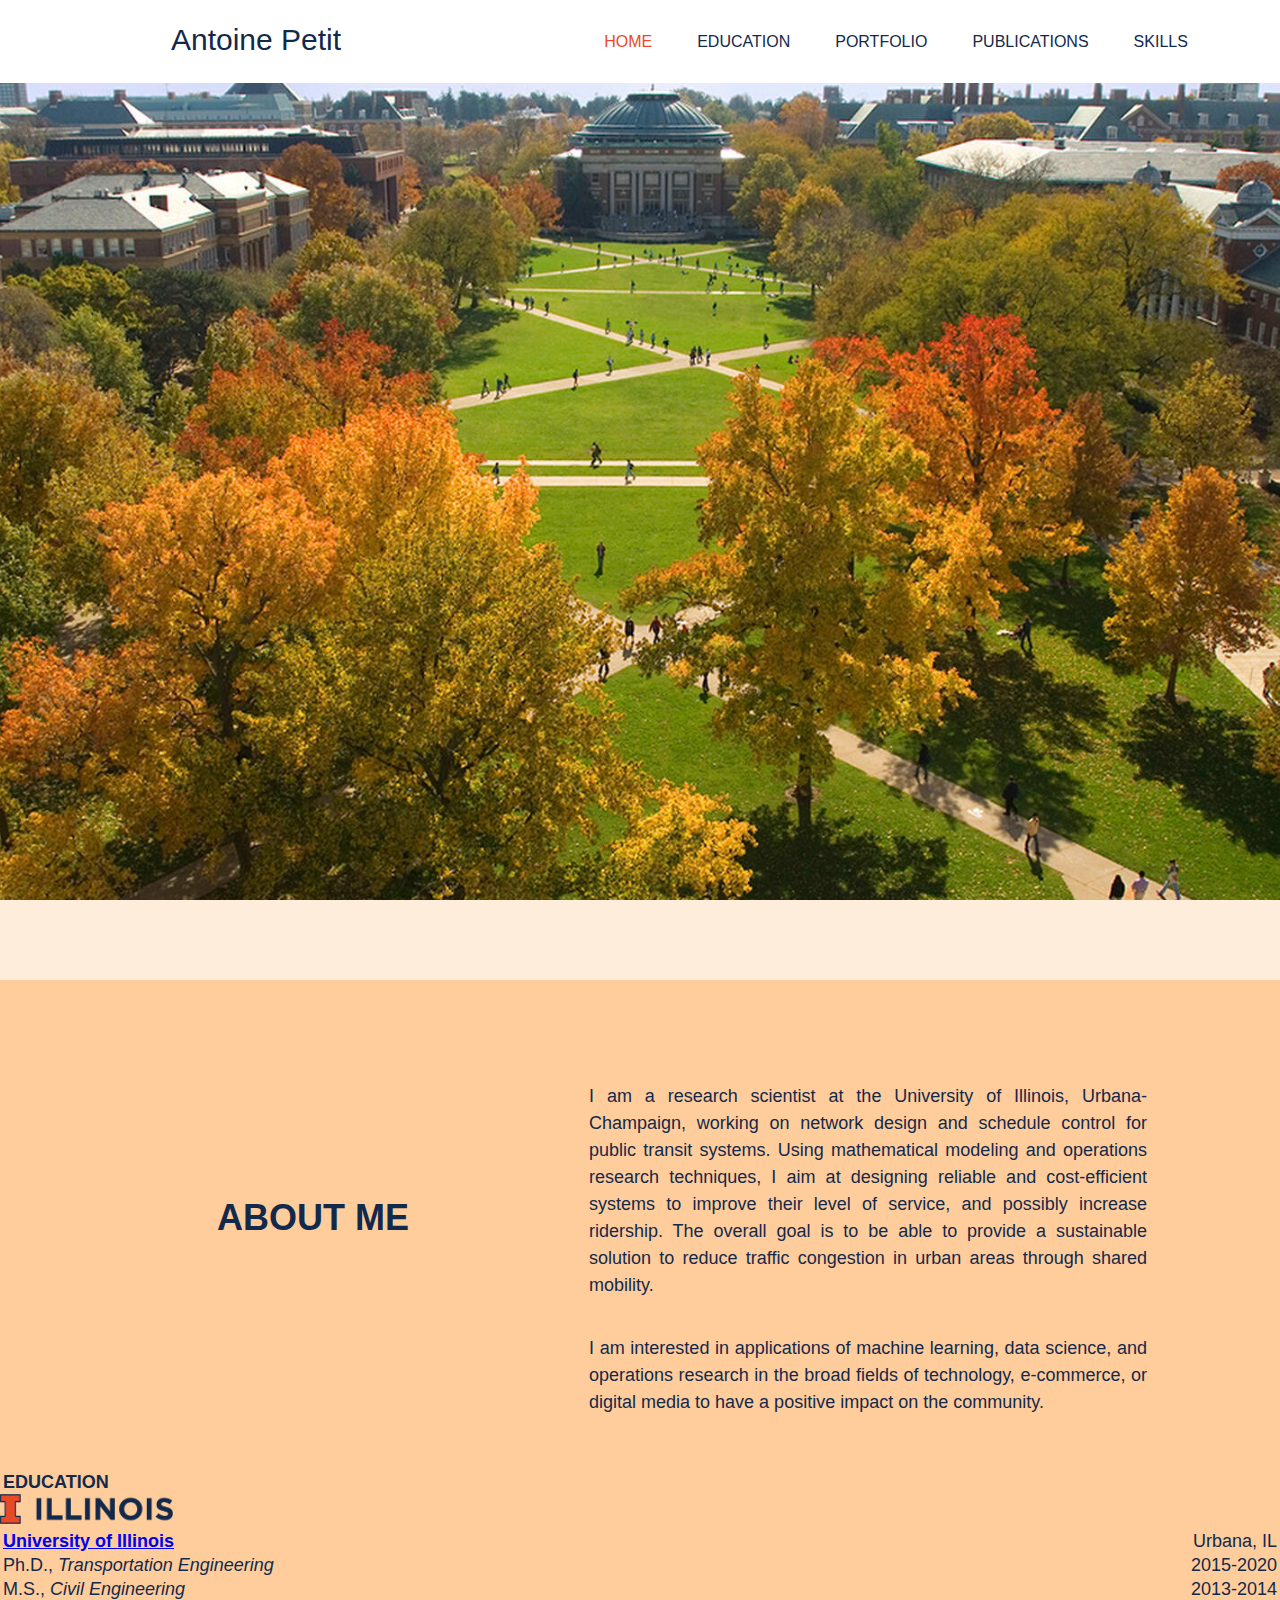
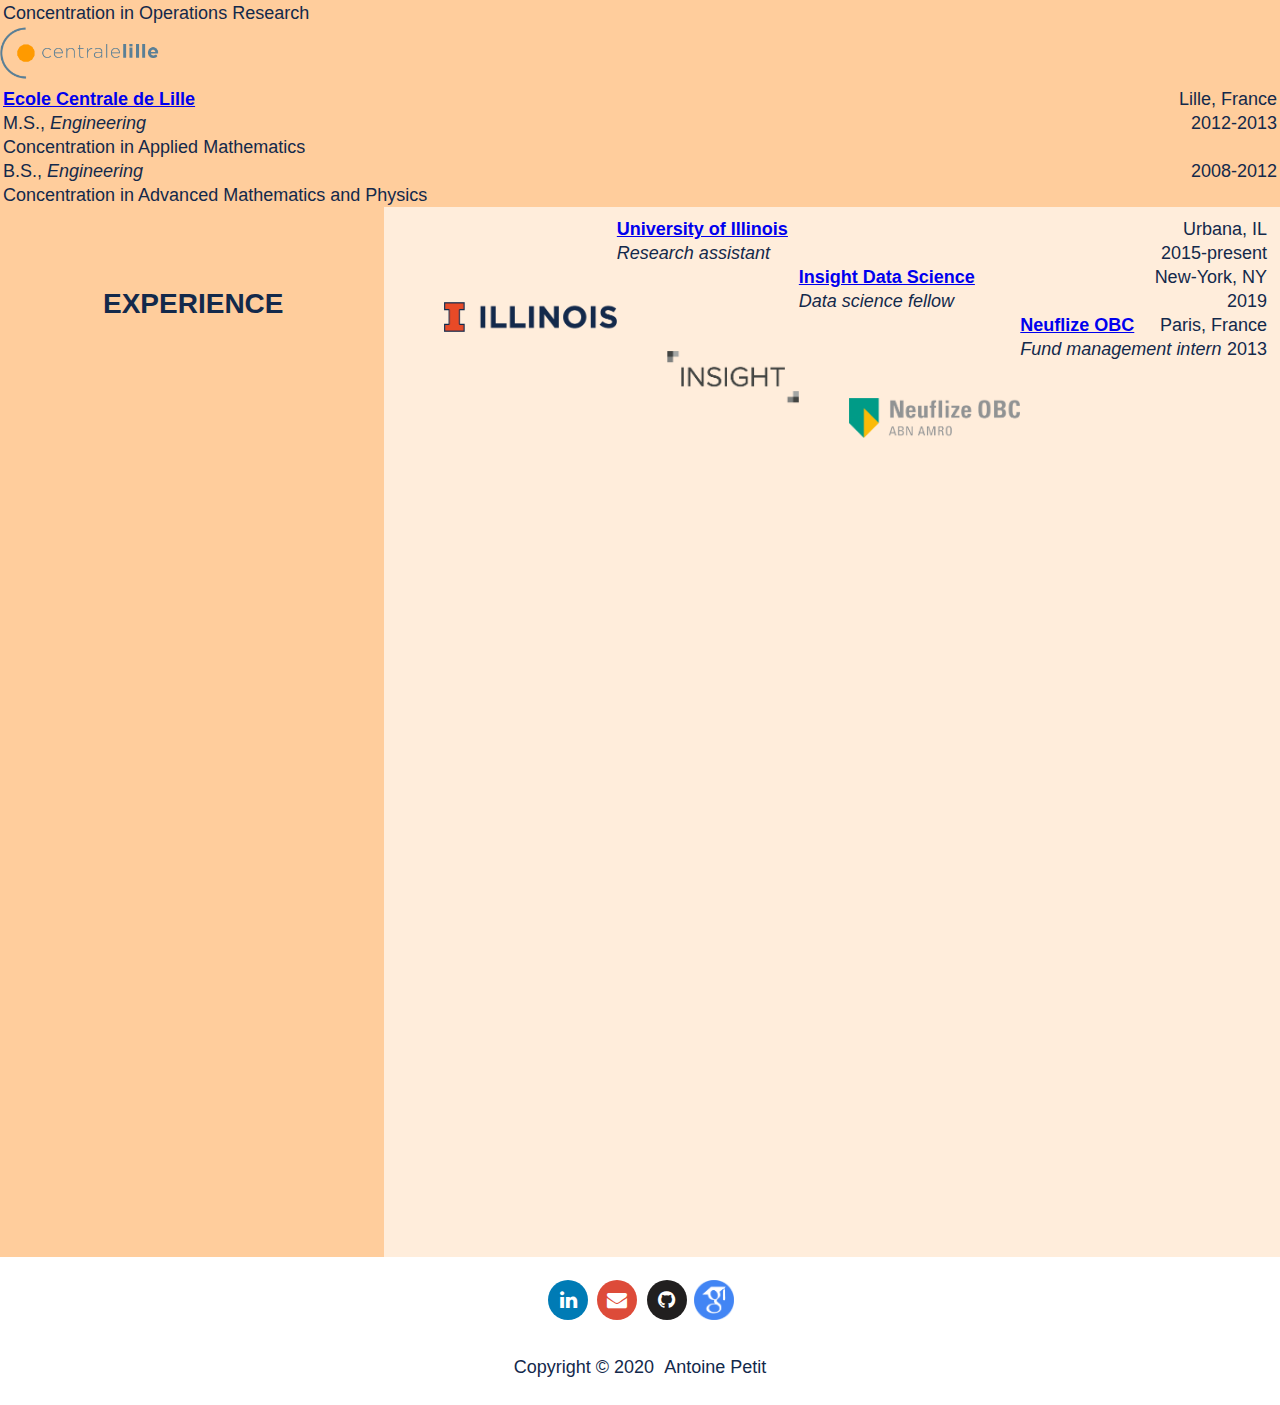
<file: index.htm>
<!DOCTYPE html>
<html lang="en-US">
<head>
	<title>Antoine Petit - Home</title>
	<link rel="stylesheet" href="css/GeneralStyle.css">
	<link rel="stylesheet" href="https://cdnjs.cloudflare.com/ajax/libs/font-awesome/4.7.0/css/font-awesome.min.css">
<!--  	<script src="js/AntoineScript.js" defer></script>
 -->	
 	<link rel="stylesheet" href="css/logos.css">	
	<meta name="description" content="Antoine Petit's personal website">
	<meta charset="utf-8">
	<meta name="keywords" content="Antoine Petit, UIUC, Centrale Lille, Transportation, Ouyang">
	<meta name="author" content="Antoine Petit">
</head>

<body>

<header>
	<div class="header-container-fixed" id="scroll_intro">
		<div class="header-name">
			<p><a href="index.htm"> Antoine Petit </a></p>
		</div>
		<div id="dropdown-menu" class="header-menu">
			<div class="dropbutton">
				<a href="#scroll_intro"><i class="fa fa-bars" aria-hidden="true"></i></a>
			</div>
			<ul class="header-ul">
			<li class="navbar-fixed active"> <a class="no-dropdown" href="index.htm">Home</a> </li>
			<li class="navbar-fixed"> <a class="no-dropdown" href=education.htm>Education</a> </li>
			<li class="navbar-fixed"> <a class="no-dropdown" href=work.htm>Portfolio</a> </a>
			<!--  			<li class="list-in-li"> <a class="with-dropdown" href=work.htm>Portfolio</a> </a>
			<ul class="dropdown">
			<li> <a href="project.html">PROJECT</a> </li>
			<li> <a href="publication.html">PUBLICATION</a> </li>
			</ul> -->
			</li>
			<li class="navbar-fixed"> <a class="no-dropdown" href=publications.htm>Publications</a> </li>
			<li class="navbar-fixed"> <a class="no-dropdown" href=skills.htm>Skills</a> </li>
			</ul>
		</div>
	</div>
</header>

<!-- Main text -->
<main id="container">

<!-- 	<img class="background-photo" src="images/uiuccampus.jpg" alt="Preview non available">
 --><!-- 		https://www.google.com/search?q=uiuc+picture&sxsrf=ALeKk02eOPfOGcvay7eWgvBknagvdyVr2Q:1589305786443&source=lnms&tbm=isch&sa=X&ved=2ahUKEwi7idy28a7pAhVJZN8KHehAAb8Q_AUoAXoECAwQAw&biw=1920&bih=978&dpr=1#imgrc=JImWU3yewagO7M
 --> 
 	<div class="parallax"></div>

	<div class="presentation-container">
		<div class="about-me-row">
			<div class="about-me-column about-me-left">
				<p class="about-me-title"><b>ABOUT ME</b></p>
			</div>
			<div class="about-me-column about-me-right">
				<div class="about-me-content">
					<p> I am a research scientist at the University of Illinois, Urbana-Champaign, working on network design and schedule control for public transit systems. Using mathematical modeling and operations research techniques, I aim at designing reliable and cost-efficient systems to improve their level of service, and possibly increase ridership. The overall goal is to be able to provide a sustainable solution to reduce traffic congestion in urban areas through shared mobility. </p>
				</div>

				<div class="about-me-content">
					<p> I am interested in applications of machine learning, data science, and operations research in the broad fields of technology, e-commerce, or digital media to have a positive impact on the community. </p>
				</div>
			</div>
		</div>
	</div>


	<div class="presentation-container">
		<div class="education-row">
			<div class="education-column education-left">
				<p class="education-div-title"><b>EDUCATION</b></p>
			</div>
			<div class="education-column education-right">
				<img src="images/Illinois.png" alt="Preview non available" height="30">
				<div class="education-content">
					<div class="education-title">
						<p class="presentation-university"> <a class="homepage" href="https://cee.illinois.edu/" target="_blank"> <b>University of Illinois</b></a> <span style="float:right;">Urbana, IL</span></p>
					</div>
					<p class="presentation-degree"> Ph.D., <i>Transportation Engineering</i> <span style="float:right;">2015-2020</span></p>
					<p class="presentation-degree"> M.S., <i>Civil Engineering</i> <span style="float:right;">2013-2014</span></p>
					<p class="presentation-degree-concentration"> Concentration in Operations Research</p>
				</div>

				<img src="images/Centrale-Lille.png" alt="Preview non available" height="57">
				<div class="education-content">
					<div class="education-title">
					<p class="presentation-university"> <a class="homepage" href="https://centralelille.fr/" target="_blank"> <b>Ecole Centrale de Lille</b></a> <span style="float:right;">Lille, France</span> </p>
					</div>
					<p class="presentation-degree"> M.S., <i>Engineering</i> <span style="float:right;">2012-2013</span></p>
					<p class="presentation-degree-concentration"> Concentration in Applied Mathematics</p>
					<p class="presentation-degree"> B.S., <i>Engineering</i> <span style="float:right;">2008-2012</span> </p>
					<p class="presentation-degree-concentration"> Concentration in Advanced Mathematics and Physics</p>
				</div>
			</div>
		</div>
	</div>


	<div class="presentation-container">
		<div class="experience-row">
			<div class="experience-column experience-left">
				<p class="experience-title"><b>EXPERIENCE</b></p>
			</div>

			<div class="experience-column experience-right">
				<img src="images/Illinois.png" alt="Preview non available" height="30">
				<div class="education-content">
					<div class="education-title">
						<p class="presentation-university"> <a class="homepage" href="https://cee.illinois.edu/" target="_blank"> <b>University of Illinois</b></a> <span style="float:right;">Urbana, IL </span></p>
					</div>
					<p class="presentation-degree"> <i>Research assistant</i> <span style="float:right;">2015-present</span></p>
				</div>

				<img src="images/Insight.png" alt="Preview non available" height="55">
				<div class="education-content">
					<div class="education-title">
					<p class="presentation-university"> <a class="homepage" href="https://insightfellows.com/data-science" target="_blank"> <b>Insight Data Science</b></a> <span style="float:right;">New-York, NY </span></p>
					</div>
					<p class="presentation-degree"> <i>Data science fellow</i> <span style="float:right;">2019</span></p>
				</div>

				<img src="images/banque-neuflize-obc.png" alt="Preview non available" height="40">
				<div class="education-content">
					<div class="education-title">
					<p class="presentation-university"> <a class="homepage" href="https://www.neuflizeobc.net/portail/portail.jsp" target="_blank"> <b>Neuflize OBC</b></a> <span style="float:right;">Paris, France </span> </p>
					</div>
					<p class="presentation-degree"> <i>Fund management intern</i> <span style="float:right;">2013</span></p>
				</div>				
			</div>
		</div>
	</div>

	<div class="presentation-container" style="background-color:white;color:black;text-align: center;">
		<p class="presentation-medias"> 
			<a href="https://www.linkedin.com/in/apetit1/" target="_blank" class="fa fa-linkedin"></a>
			<a href="mailto:antoine.petit12@gmail.com" class="fa fa fa-envelope"></a>
	<!-- 			<a href="mailto:antoine.petit12@gmail.com" class="fa fa fa-google"></a>
	-->			<a href="https://github.com/apetit12" target="_blank" class="fa fa-github"></a>
			<a href="https://scholar.google.com/citations?user=4fNdihYAAAAJ&hl=en" target="_blank" class="fa-google-scholar"> <img src="images/fa-google-scholar-2.png" alt="Google Scholar" height="40"> </a>
		</p>
	</div>

</main>

<!-- Section footer -->
<footer id="section-footer">
  	<div class="copyright">
    	<div class="copyright-column">
      		<p> Copyright&nbsp;©&nbsp;2020 &nbsp;<a class="homepage" href="index.htm">Antoine Petit</a></p>
    	</div>
 	</div>
</footer>

</body>
</html>
</file>
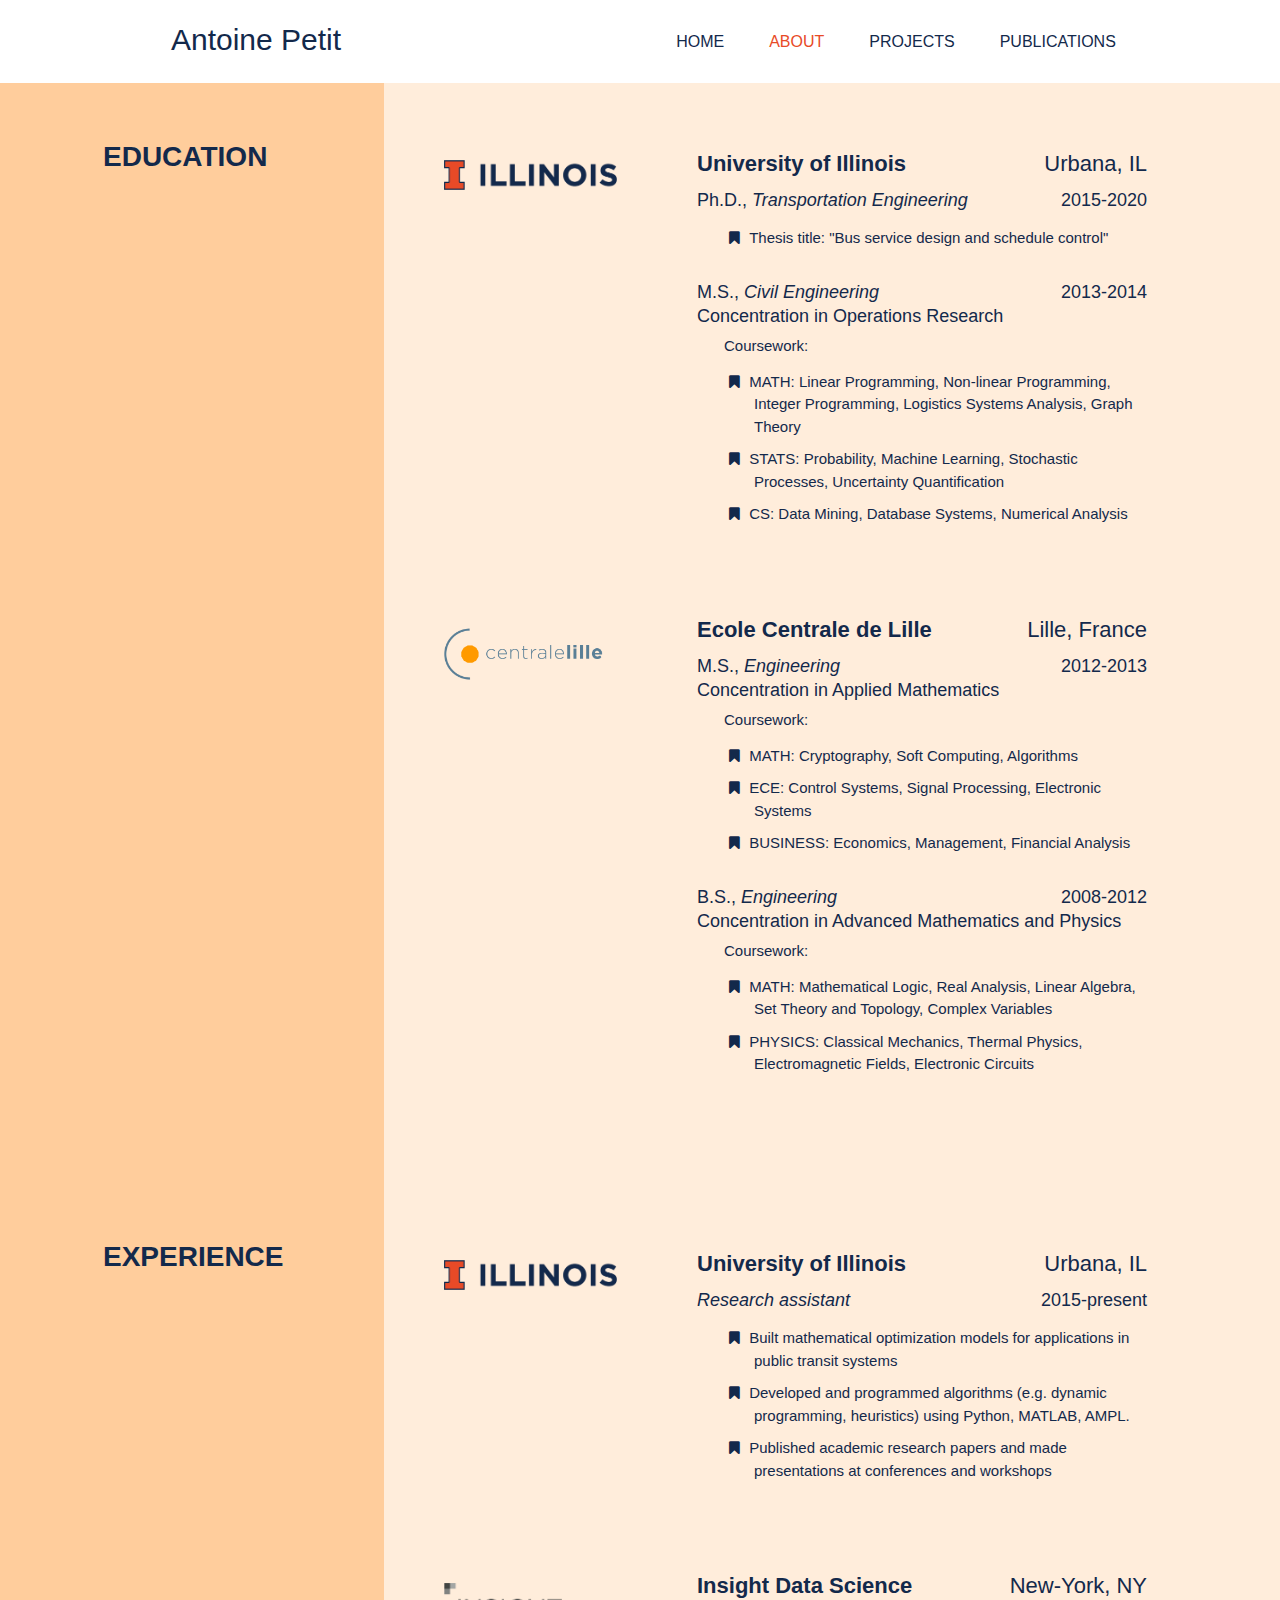
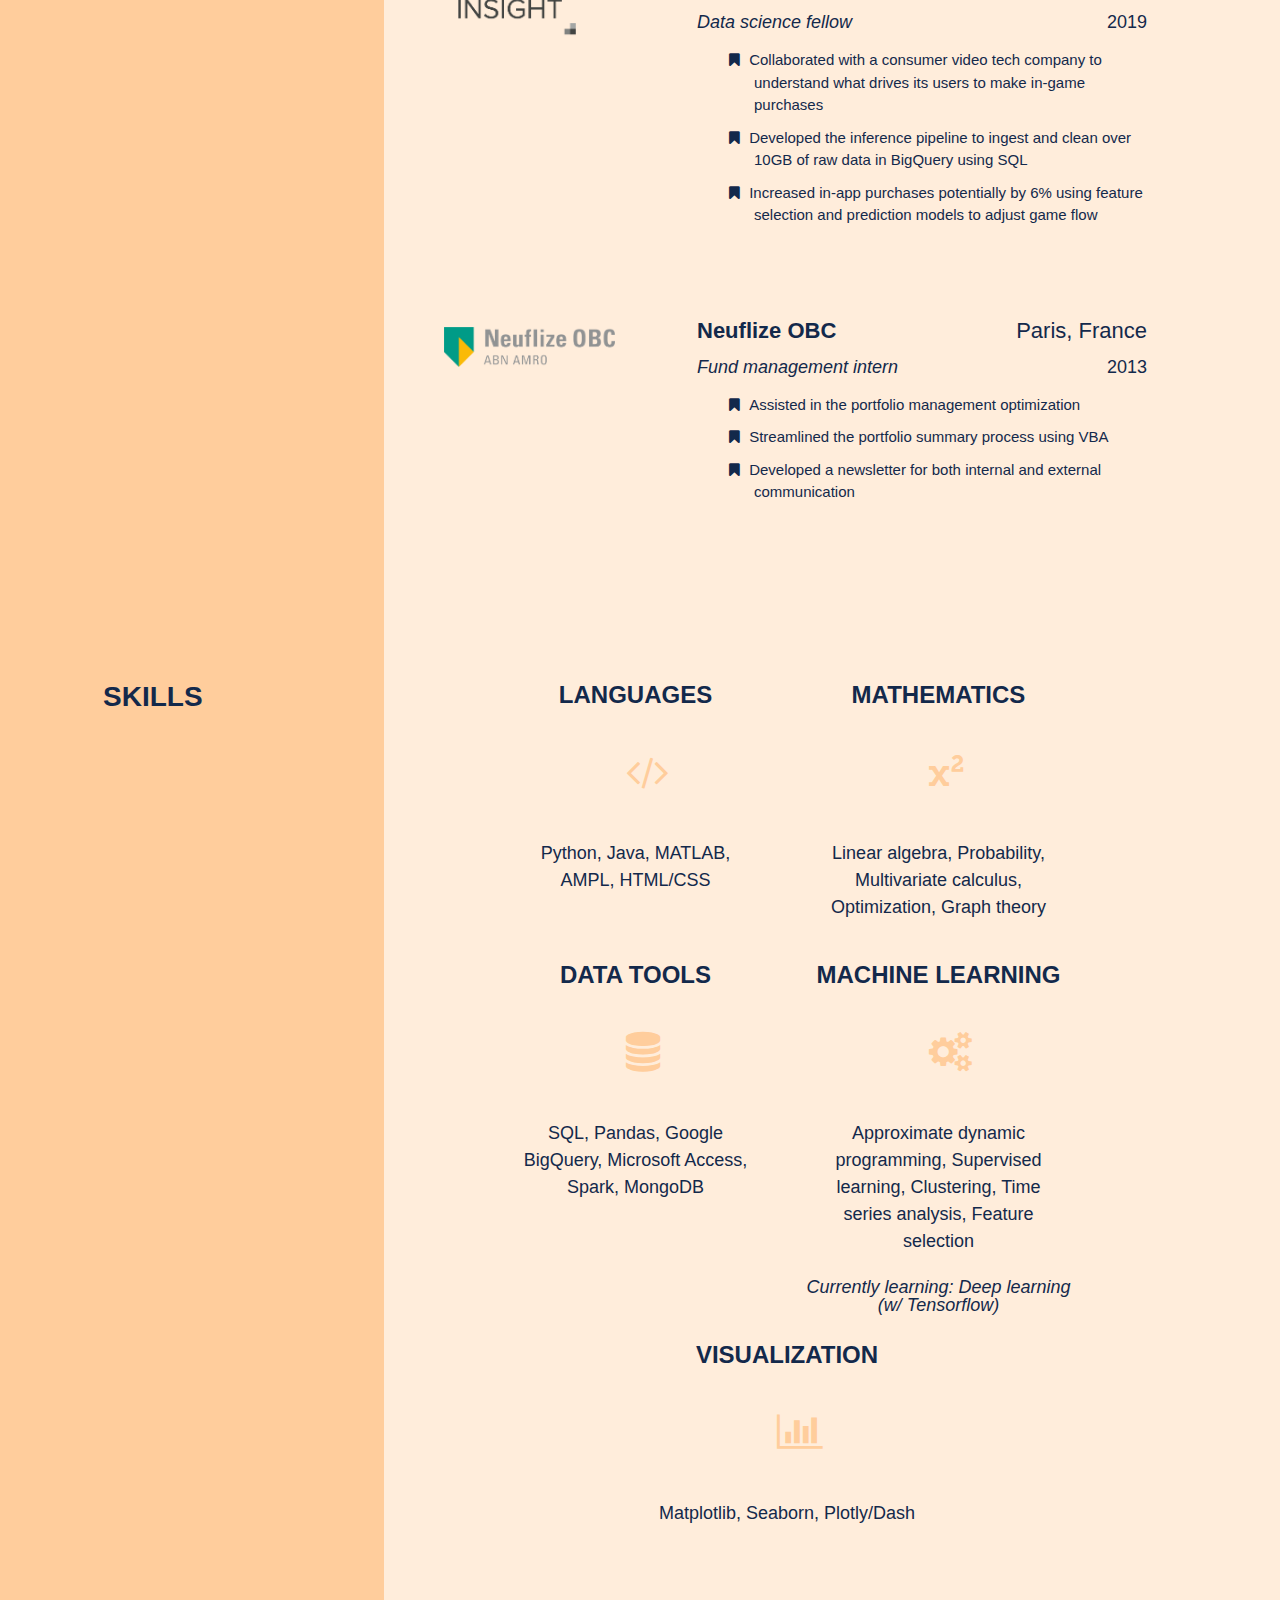
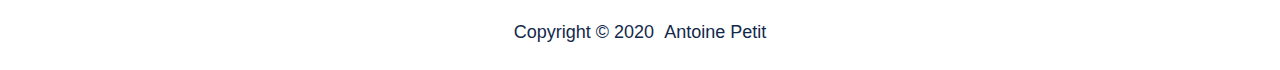
<file: education.htm>
<!DOCTYPE html>
<html lang="en-US">
<head>
	<title>Antoine Petit - Education</title>
	<meta charset="utf-8">
	<link rel="stylesheet" href="css/logos.css">	
	<link rel="stylesheet" href="css/GeneralStyle.css">
    <link rel="stylesheet" href="https://cdnjs.cloudflare.com/ajax/libs/font-awesome/4.7.0/css/font-awesome.min.css">
	<link rel="stylesheet" href="css/EducationStyle.css">
    <link rel="stylesheet" href="css/SkillsStyle.css">
</head>

<body>

<header>
  	<div class="header-container-fixed" id="scroll_intro">
    	<div class="header-name">
      		<p><a href="index.htm"> Antoine Petit </a></p>
    	</div>
    	<div id="dropdown-menu" class="header-menu">
        	<div class="dropbutton">
             	<a href="#scroll_intro"><i class="fa fa-bars" aria-hidden="true"></i></a>
			</div>
	    	<ul class="header-ul">
  				<li class="navbar-fixed"> <a class="no-dropdown" href="index.htm">Home</a> </li>
            	<li class="navbar-fixed active"> <a class="no-dropdown" href=education.htm>About</a> </li>
  				<li class="navbar-fixed"> <a class="no-dropdown" href=work.htm>Projects</a> </a>
				<!--  			<li class="list-in-li"> <a class="with-dropdown" href=work.htm>Portfolio</a> </a>
   				<ul class="dropdown">
    			<li> <a href="project.html">PROJECT</a> </li>
    			<li> <a href="publication.html">PUBLICATION</a> </li>
  				</ul> -->
  				</li>
  				<li class="navbar-fixed"> <a class="no-dropdown" href=publications.htm>Publications</a> </li>
<!--         		<li class="navbar-fixed"> <a class="no-dropdown" href=skills.htm>Skills</a> </li>
 -->			</ul>
    	</div>
  	</div>
</header>


<!-- Main text -->
<main id="container"> 


	<div class="presentation-container">
		<div class="education-row">
			<div class="education-1-column education-left">
				<p class="education-div-title"><b>EDUCATION</b></p>
			</div>
			<div class="education-1-column education-right">
				<img src="images/Illinois.png" alt="Preview non available" height="30">
				<div class="education-content">
					<div class="education-title">
						<p class="presentation-university"> <a class="homepage" href="https://cee.illinois.edu/" target="_blank"> <b>University of Illinois</b></a> <span style="float:right;">Urbana, IL</span></p>
					</div>
					<p class="presentation-degree"> Ph.D., <i>Transportation Engineering</i> <span style="float:right;">2015-2020</span></p>
					<ul class="education-coursework-list">
						<li class="education-course"> Thesis title: "Bus service design and schedule control" </li>
					</ul>

					<p class="presentation-degree"> M.S., <i>Civil Engineering</i> <span style="float:right;">2013-2014</span></p>
					<p class="presentation-degree-concentration"> Concentration in Operations Research</p>
					<p class="education-coursework"> Coursework: </p>
					<ul class="education-coursework-list">
						<li class="education-course"> <b>MATH</b>: Linear Programming, Non-linear Programming, Integer Programming, Logistics Systems Analysis, Graph Theory</li>
						<li class="education-course"> <b>STATS</b>: Probability, Machine Learning, Stochastic Processes, Uncertainty Quantification</li>
						<li class="education-course"> <b>CS</b>: Data Mining, Database Systems, Numerical Analysis </li>
					</ul>
				</div>

				<img src="images/Centrale-Lille.png" alt="Preview non available" height="57">
				<div class="education-content">
					<div class="education-title">
					<p class="presentation-university"> <a class="homepage" href="https://centralelille.fr/" target="_blank"> <b>Ecole Centrale de Lille</b></a> <span style="float:right;">Lille, France</span> </p>
					</div>
					<p class="presentation-degree"> M.S., <i>Engineering</i> <span style="float:right;">2012-2013</span></p>
					<p class="presentation-degree-concentration"> Concentration in Applied Mathematics</p>
					<p class="education-coursework"> Coursework: </p>
	 				<ul class="education-coursework-list">
						<li class="education-course"> <b>MATH</b>: Cryptography, Soft Computing, Algorithms</li>
						<li class="education-course"> <b>ECE</b>: Control Systems, Signal Processing, Electronic Systems</li>
						<li class="education-course"> <b>BUSINESS</b>: Economics, Management, Financial Analysis</li>
					</ul>

					<p class="presentation-degree"> B.S., <i>Engineering</i> <span style="float:right;">2008-2012</span> </p>
					<p class="presentation-degree-concentration"> Concentration in Advanced Mathematics and Physics</p>
					<p class="education-coursework"> Coursework: </p>
					<ul class="education-coursework-list">
						<li class="education-course"> <b>MATH</b>: Mathematical Logic, Real Analysis, Linear Algebra, Set Theory and Topology, Complex Variables</li>
						<li class="education-course"> <b>PHYSICS</b>: Classical Mechanics, Thermal Physics, Electromagnetic Fields, Electronic Circuits</li>
					</ul>
				</div>
			</div>
		</div>
	</div>


	<div class="presentation-container">
		<div class="experience-row">
			<div class="experience-column education-left">
				<p class="education-div-title"><b>EXPERIENCE</b></p>
			</div>

			<div class="experience-column education-right">
				<img src="images/Illinois.png" alt="Preview non available" height="30">
				<div class="education-content">
					<div class="education-title">
						<p class="presentation-university"> <a class="homepage" href="https://cee.illinois.edu/" target="_blank"> <b>University of Illinois</b></a> <span style="float:right;">Urbana, IL </span></p>
					</div>
					<p class="presentation-degree"> <i>Research assistant</i> <span style="float:right;">2015-present</span></p>
					<ul class="education-coursework-list">
						<li class="education-course"> Built mathematical optimization models for applications in public transit systems </li>
						<li class="education-course"> Developed and programmed algorithms (e.g. dynamic programming, heuristics) using Python, MATLAB, AMPL.</li>
						<li class="education-course"> Published academic research papers and made presentations at conferences and workshops </li>
					</ul>
				</div>

				<img src="images/Insight.png" alt="Preview non available" height="55">
				<div class="education-content">
					<div class="education-title">
					<p class="presentation-university"> <a class="homepage" href="https://insightfellows.com/data-science" target="_blank"> <b>Insight Data Science</b></a> <span style="float:right;">New-York, NY </span></p>
					</div>
					<p class="presentation-degree"> <i>Data science fellow</i> <span style="float:right;">2019</span></p>
					<ul class="education-coursework-list">
						<li class="education-course"> Collaborated with a consumer video tech company to understand what drives its users to make in-game purchases </li>
						<li class="education-course"> Developed the inference pipeline to ingest and clean over 10GB of raw data in BigQuery using SQL </li>
						<li class="education-course"> Increased in-app purchases potentially by 6% using feature selection and prediction models to adjust game flow </li>
					</ul>
				</div>

				<img src="images/banque-neuflize-obc.png" alt="Preview non available" height="40">
				<div class="education-content">
					<div class="education-title">
					<p class="presentation-university"> <a class="homepage" href="https://www.neuflizeobc.net/portail/portail.jsp" target="_blank"> <b>Neuflize OBC</b></a> <span style="float:right;">Paris, France </span> </p>
					</div>
					<p class="presentation-degree"> <i>Fund management intern</i> <span style="float:right;">2013</span></p>
					<ul class="education-coursework-list">
						<li class="education-course"> Assisted in the portfolio management optimization </li>
						<li class="education-course"> Streamlined the portfolio summary process using VBA </li>
						<li class="education-course"> Developed a newsletter for both internal and external communication </li>
					</ul>
				</div>				
			</div>
		</div>
	</div>


	<div class="presentation-container">
		<div class="skills-row">
			<div class="skills-column skills-left">
				<p class="experience-title"><b>SKILLS</b></p>
			</div>

			<div class="skills-column skills-right">
			    <div class="skills-div-1">
			        <div class="skills-row-1">
			            <div class="skills-column-1 skills-left-1">
			                <p class="skills-topic"> <b>LANGUAGES</b> </p> <!-- https://www.flickr.com/photos/sounderbruce/39760963114 -->
			                <div class="skills-icon">
			                    <i class="fa fa-code" aria-hidden="true"></i>
			                </div>
			                <p class="skills-list"> Python, Java, MATLAB, AMPL, HTML/CSS </p>
			            </div>
			            <div class="skills-column-1 skills-right-1">
			                <p class="skills-topic"> <b>MATHEMATICS</b> </p> <!-- https://www.flickr.com/photos/sounderbruce/39760963114 -->
			                <div class="skills-icon">
			                    <i class="fa fa-superscript" aria-hidden="true"></i>
			                </div>
			                <p class="skills-list"> Linear algebra, Probability, Multivariate calculus, Optimization, Graph theory </p>
			            </div>
			        </div>
			    </div>

			    <div class="skills-div-2">
			        <div class="skills-row-1">
			            <div class="skills-column-2 skills-left-1">
			                <p class="skills-topic"> <b>DATA TOOLS</b></p>
			                <div class="skills-icon">
			                    <i class="fa fa-database" aria-hidden="true"></i>
			                </div>
			                <p class="skills-list"> SQL, Pandas, Google BigQuery, Microsoft Access, Spark, MongoDB </p>
			           </div>
			            <div class="skills-column-2 skills-right-1">
			                <p class="skills-topic"> <b>MACHINE LEARNING</b></p>
			                <div class="skills-icon">
			                    <i class="fa fa-cogs" aria-hidden="true"></i>
			                </div>
			                    <p class="skills-list"> Approximate dynamic programming, Supervised learning, Clustering, Time series analysis, Feature selection </p>
			                    <p class="skills-learning"> <i> Currently learning: Deep learning (w/ Tensorflow) </i> </p>
			            </div>
			        </div>
			    </div>

			    <div class="skills-div-3">
			        <p class="skills-topic"> <b>VISUALIZATION</b> </p> <!-- https://www.flickr.com/photos/sounderbruce/39760963114 -->
			        <div class="skills-icon">
			            <i class="fa fa-bar-chart" aria-hidden="true"></i>
			        </div>
			         <p class="skills-list"> Matplotlib, Seaborn, Plotly/Dash </p>
			    </div>

			</div>
		</div>
	</div>


</main>

<!-- Section footer -->
<footer id="section-footer">
  <div class="copyright">
    <div class="copyright-column">
      <p> Copyright&nbsp;©&nbsp;2020 &nbsp<a class="homepage" href="index.htm">Antoine Petit</a></p>
    </div>
  </div>
</footer>

</body>
</html>
</file>
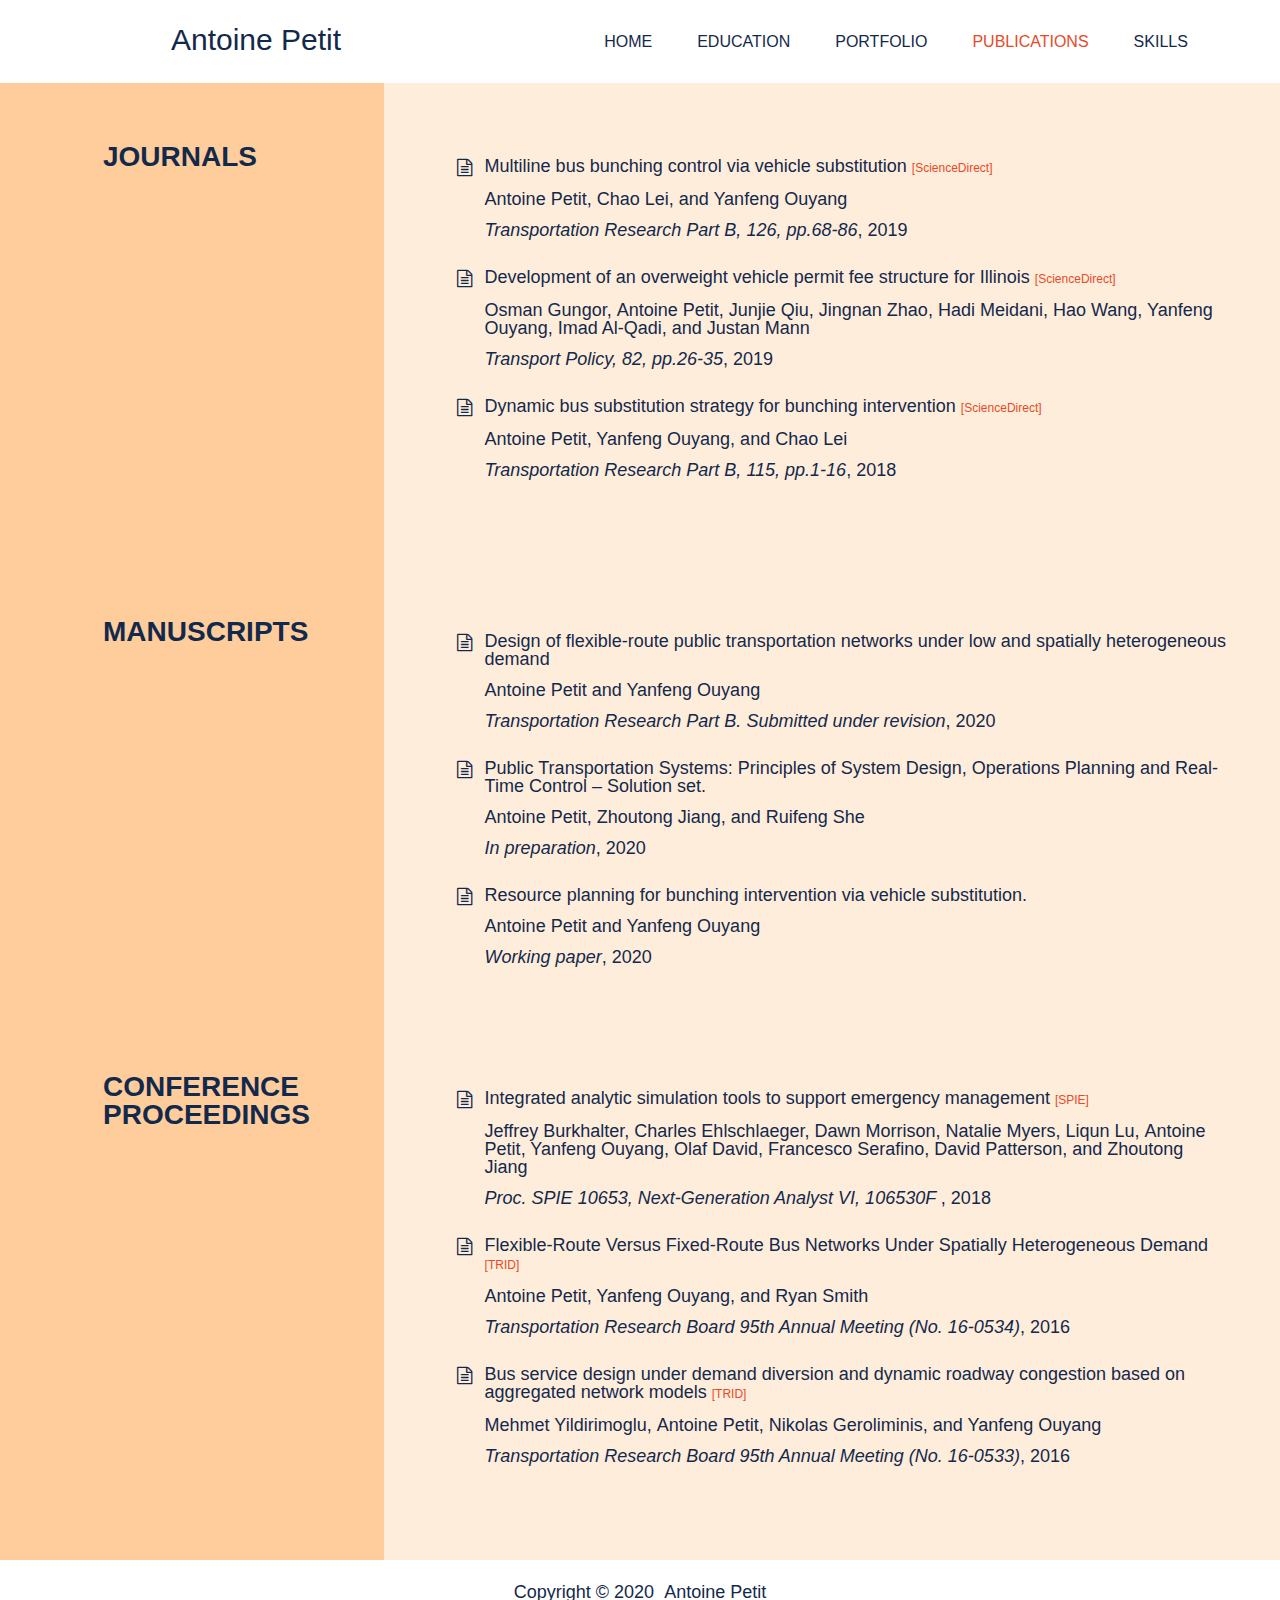
<file: publications.htm>
<!DOCTYPE html>
<html lang="en-US">
<head>
	<title>Antoine Petit - Publications</title>
	<meta charset="utf-8">
	<link rel="stylesheet" href="css/logos.css">	
	<link rel="stylesheet" href="css/GeneralStyle.css">
	<link rel="stylesheet" href="https://cdnjs.cloudflare.com/ajax/libs/font-awesome/4.7.0/css/font-awesome.min.css">
	<link rel="stylesheet" href="css/PublicationsStyle.css">
</head>

<body>

<header>
    <div class="header-container-fixed" id="scroll_intro">
        <div class="header-name">
            <p><a href="index.htm"> Antoine Petit </a></p>
        </div>
        <div id="dropdown-menu" class="header-menu">
            <div class="dropbutton">
                <a href="#scroll_intro"><i class="fa fa-bars" aria-hidden="true"></i></a>
            </div>
            <ul class="header-ul">
                <li class="navbar-fixed"> <a class="no-dropdown" href="index.htm">Home</a> </li>
                <li class="navbar-fixed"> <a class="no-dropdown" href=education.htm>Education</a> </li>
                <li class="navbar-fixed"> <a class="no-dropdown" href=work.htm>Portfolio</a> </a>
                <!--        <li class="list-in-li"> <a class="with-dropdown" href=work.htm>Portfolio</a> </a>
                <ul class="dropdown">
                <li> <a href="project.html">PROJECT</a> </li>
                <li> <a href="publication.html">PUBLICATION</a> </li>
                </ul> -->
                </li>
                <li class="navbar-fixed active"> <a class="no-dropdown" href=publications.htm>Publications</a> </li>
                <li class="navbar-fixed"> <a class="no-dropdown" href=skills.htm>Skills</a> </li>
            </ul>
        </div>
    </div>
</header>

<!-- Main text -->
<main id="container">


<div class="journal-row">
	<div class="journal-column journal-left">
		<p class="journal-title"><b>JOURNALS</b></p>
	</div>
	<div class="journal-column journal-right">
	  	<ul class="journal-content-list">
	        <li> 
	        	<div class="publication-container">
				<p class="publication-title"> Multiline bus bunching control via vehicle substitution 
				<a class="publication-link" href="https://www.sciencedirect.com/science/article/abs/pii/S0191261518307100" target="_blank" style="text-decoration: none">[ScienceDirect]</a> </p>
				<p class="publication-authors"> <b>Antoine Petit</b>, Chao Lei, and Yanfeng Ouyang </p>
				<p class="publication-source"> <i>Transportation Research Part B, 126, pp.68-86</i>, 2019 </p>
				</div>		
			</li>
			<li>
				<div class="publication-container">
				<p class="publication-title"> Development of an overweight vehicle permit fee structure for Illinois 
				<a class="publication-link" href="https://www.sciencedirect.com/science/article/abs/pii/S0967070X18305596" target="_blank" style="text-decoration: none">[ScienceDirect]</a></p>
				<p class="publication-authors"> Osman Gungor, <b>Antoine Petit</b>, Junjie Qiu, Jingnan Zhao, Hadi Meidani, Hao Wang, Yanfeng Ouyang, Imad Al-Qadi, and Justan Mann </p>
				<p class="publication-source"> <i>Transport Policy, 82, pp.26-35</i>, 2019 </p>
				</div>
			</li>
			<li>
				<div class="publication-container">
				<p class="publication-title"> Dynamic bus substitution strategy for bunching intervention 
				<a class="publication-link" href="https://www.sciencedirect.com/science/article/abs/pii/S0191261518301498" target="_blank" style="text-decoration: none">[ScienceDirect]</a> </p>
				<p class="publication-authors"> <b>Antoine Petit</b>, Yanfeng Ouyang, and Chao Lei </p>
				<p class="publication-source"> <i>Transportation Research Part B, 115, pp.1-16</i>, 2018 </p>
				</div>
			</li>
		</ul>
  	</div>
</div>


<div class="manuscript-row">
	<div class="manuscript-column manuscript-left">
		<p class="manuscript-title"><b>MANUSCRIPTS</b></p>
	</div>
  	<div class="manuscript-column manuscript-right">
    	<ul class="manuscript-content-list">
			<li>
	        	<div class="publication-container">	
				<p class="publication-title"> Design of flexible-route public transportation networks under low and spatially heterogeneous demand </p>
				<p class="publication-authors"> <b>Antoine Petit</b> and Yanfeng Ouyang </p>
				<p class="publication-source"> <i>Transportation Research Part B. Submitted under revision</i>, 2020 </p>
				</div>
			</li>
			<li>
	        	<div class="publication-container">	
				<p class="publication-title"> Public Transportation Systems: Principles of System Design, Operations Planning and Real-Time Control – Solution set.</p>
				<p class="publication-authors"> <b>Antoine Petit</b>, Zhoutong Jiang, and Ruifeng She </p>
				<p class="publication-source"> <i>In preparation</i>, 2020</p>
				</div>
			</li>
			<li>
	        	<div class="publication-container">	
				<p class="publication-title"> Resource planning for bunching intervention via vehicle substitution. </p>
				<p class="publication-authors"> <b>Antoine Petit</b> and Yanfeng Ouyang </p>
				<p class="publication-source"> <i>Working paper</i>, 2020 </p>
				</div>
			</li>
		</ul>
  	</div>
</div>


<div class="proceedings-row">
	<div class="proceedings-column proceedings-left">
		<p class="proceedings-title"><b>CONFERENCE PROCEEDINGS</b></p>
	</div>
	<div class="proceedings-column proceedings-right">
		<ul class="proceedings-content-list">
			<li>
	        	<div class="publication-container">	
				<p class="publication-title"> Integrated analytic simulation tools to support emergency management 
				<a class="publication-link" href="https://www.spiedigitallibrary.org/conference-proceedings-of-spie/10653/106530F/Integrated-analytic-simulation-tools-to-support-emergency-management/10.1117/12.2306523.short" target="_blank" style="text-decoration: none">[SPIE] </a> </p>
				<p class="publication-authors"> Jeffrey Burkhalter, Charles Ehlschlaeger, Dawn Morrison, Natalie Myers, Liqun Lu, <b>Antoine Petit</b>, Yanfeng Ouyang, Olaf David, Francesco Serafino, David Patterson, and Zhoutong Jiang </p>
				<p class="publication-source"> <i>Proc. SPIE 10653, Next-Generation Analyst VI, 106530F </i>, 2018 </p>
				</div>
			</li>
			<li>
				<div class="publication-container">	
				<p class="publication-title"> Flexible-Route Versus Fixed-Route Bus Networks Under Spatially Heterogeneous Demand 
				<a class="publication-link" href="https://trid.trb.org/view/1392308" target="_blank" style="text-decoration: none">[TRID] </a></p>
				<p class="publication-authors"> <b>Antoine Petit</b>, Yanfeng Ouyang, and Ryan Smith </p>
				<p class="publication-source"> <i>Transportation Research Board 95th Annual Meeting (No. 16-0534)</i>, 2016 </p>
				</div>
			</li>
			<li>
				<div class="publication-container">
				<p class="publication-title"> Bus service design under demand diversion and dynamic roadway congestion based on aggregated network models
				<a class="publication-link" href="https://trid.trb.org/view.aspx?id=1392307" target="_blank" style="text-decoration: none">[TRID] </a></p>
				<p class="publication-authors"> Mehmet Yildirimoglu, <b>Antoine Petit</b>, Nikolas Geroliminis, and Yanfeng Ouyang </p>
				<p class="publication-source"> <i>Transportation Research Board 95th Annual Meeting (No. 16-0533)</i>, 2016 </p>
				</div>
			</li>
		</ul>
	</div>
</div>

</main>

<!-- Section footer -->
<footer id="section-footer">
    <div class="copyright">
        <div class="copyright-column">
            <p> Copyright&nbsp;©&nbsp;2020 &nbsp<a class="homepage" href="index.htm">Antoine Petit</a></p>
        </div>
    </div>
</footer>

</body>
</html>
</file>
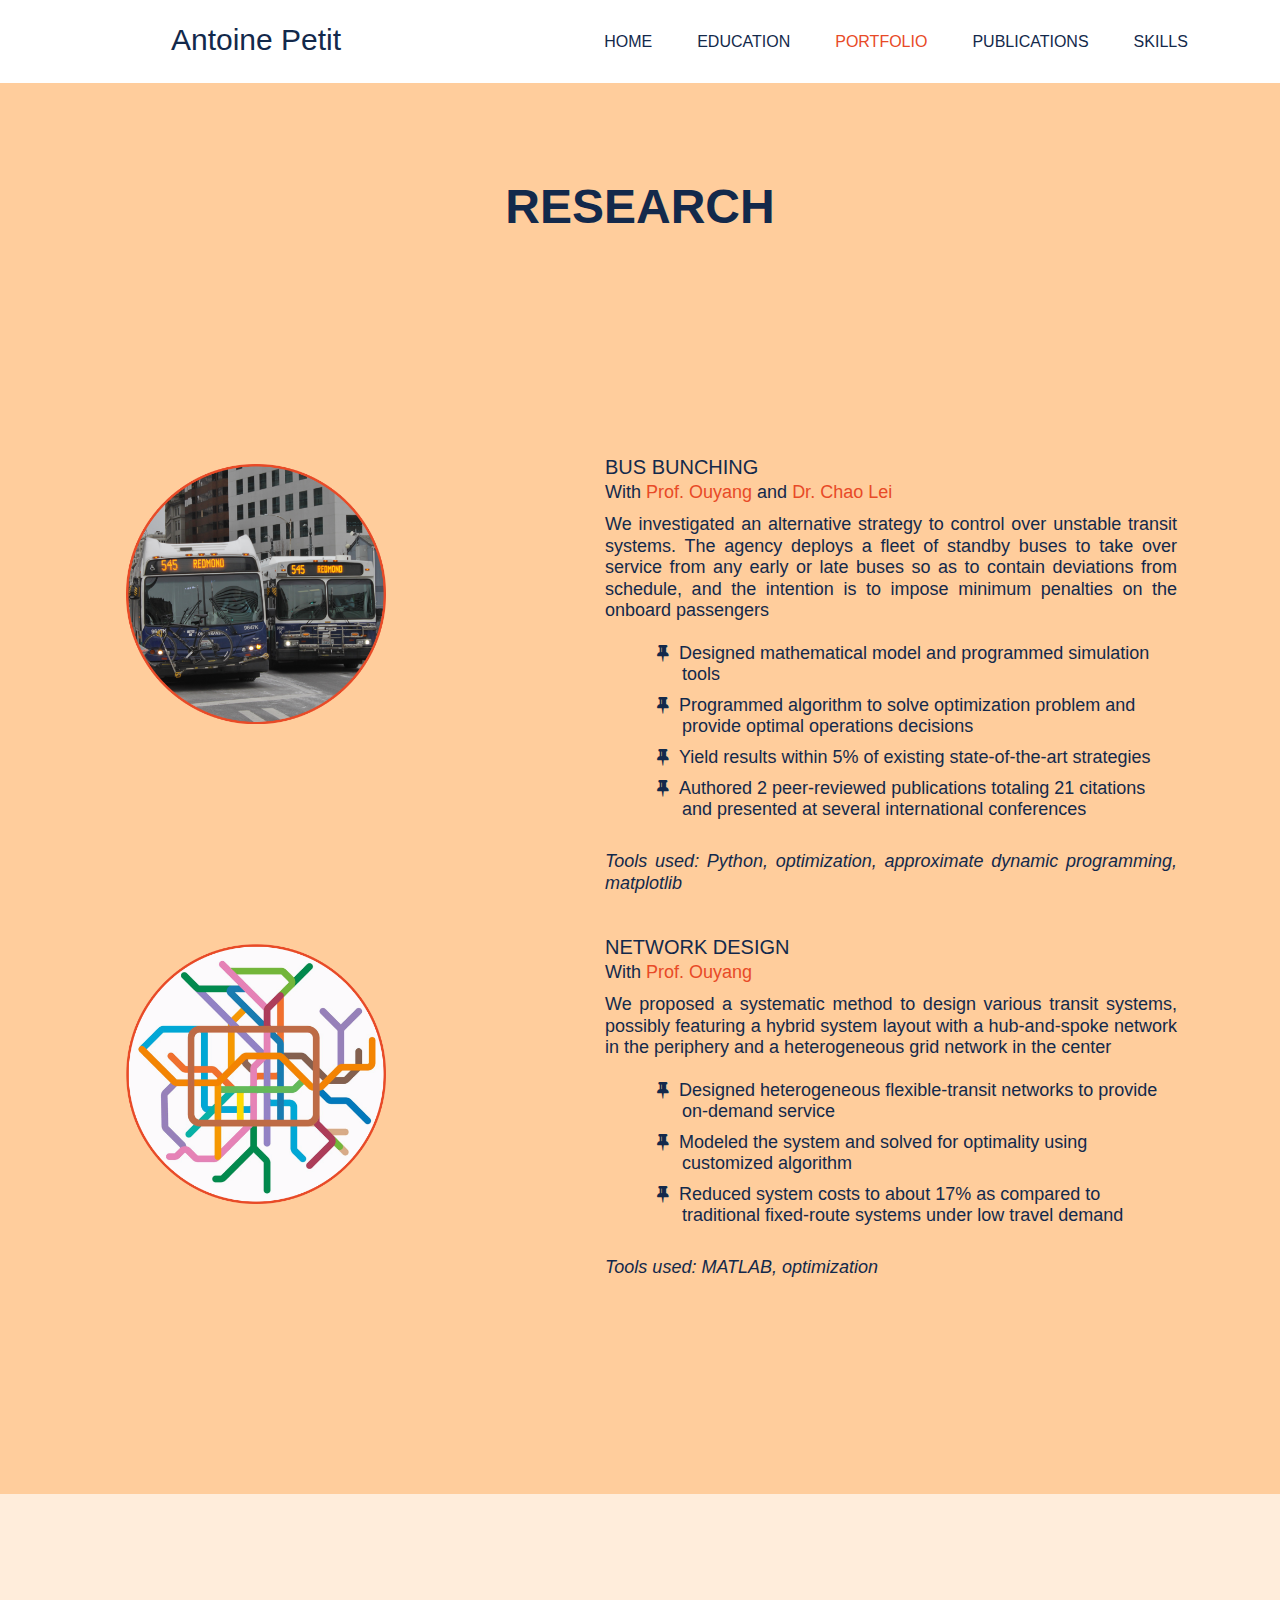
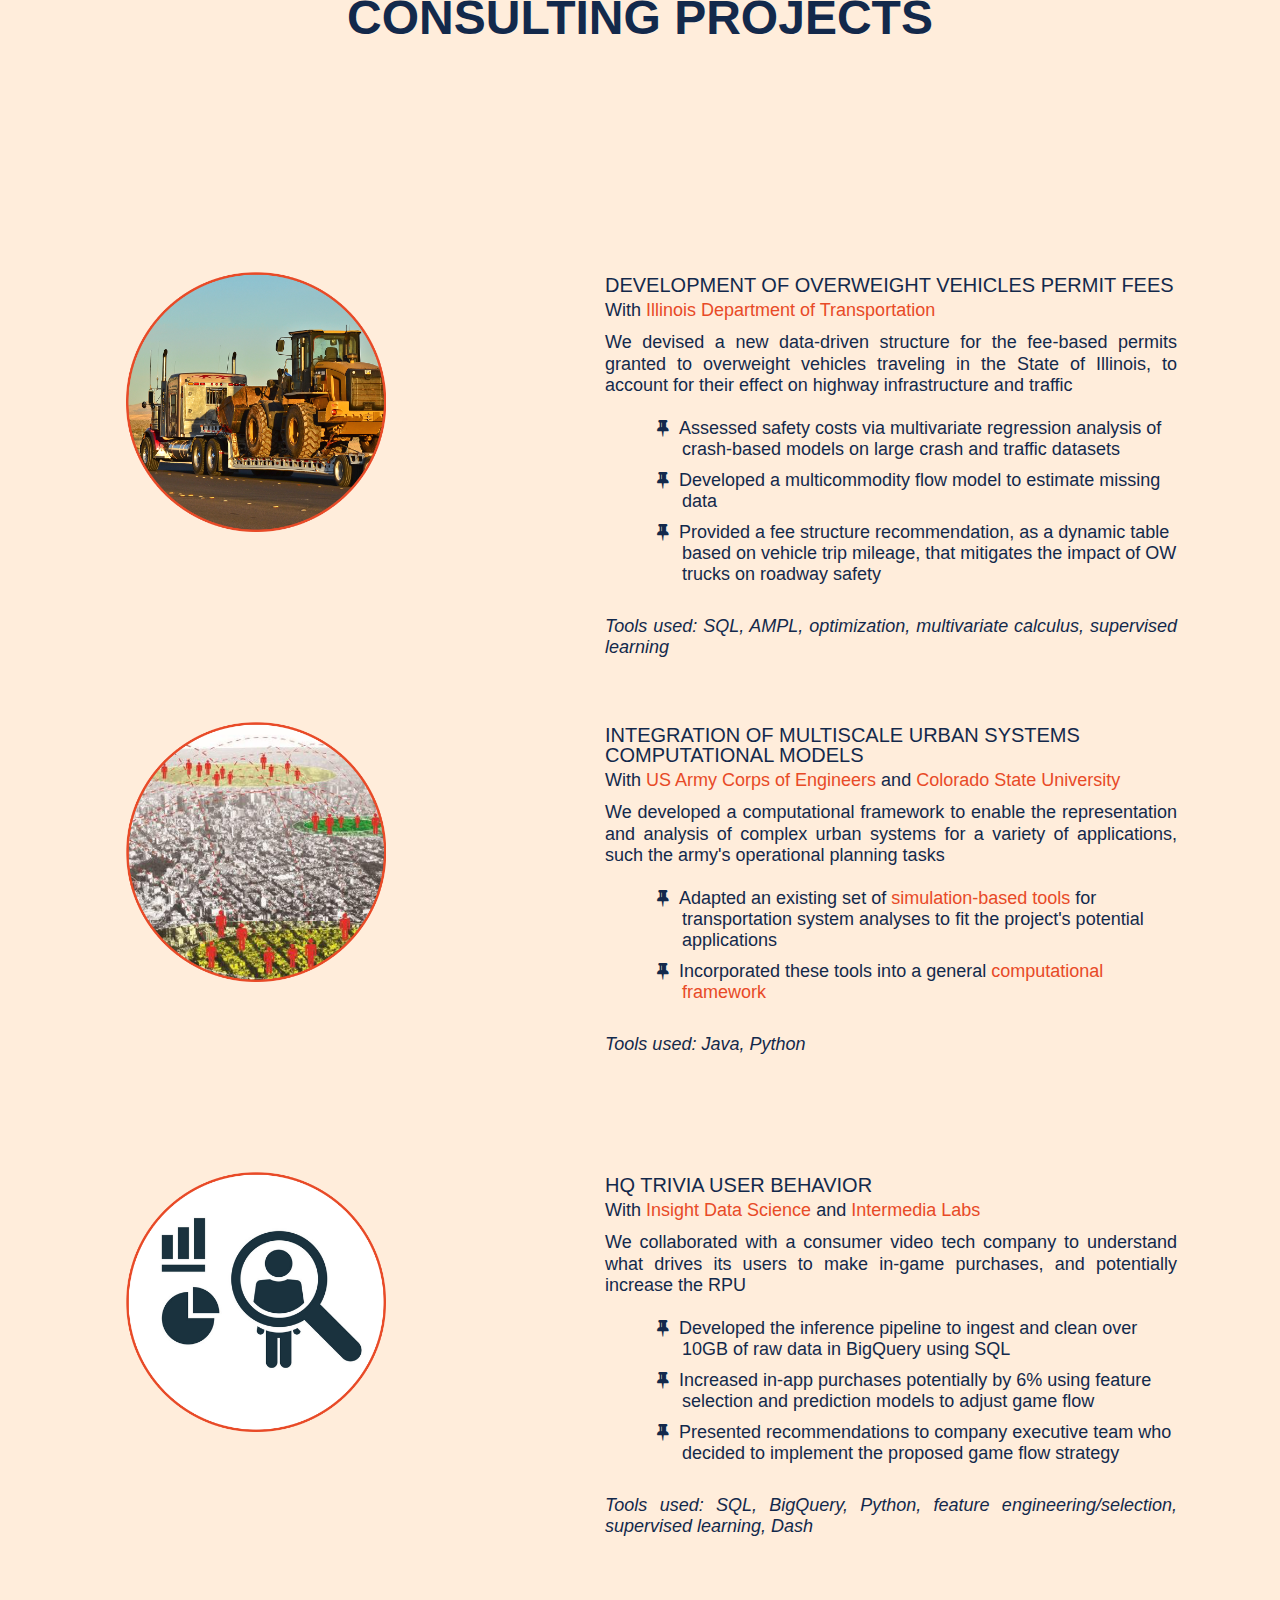
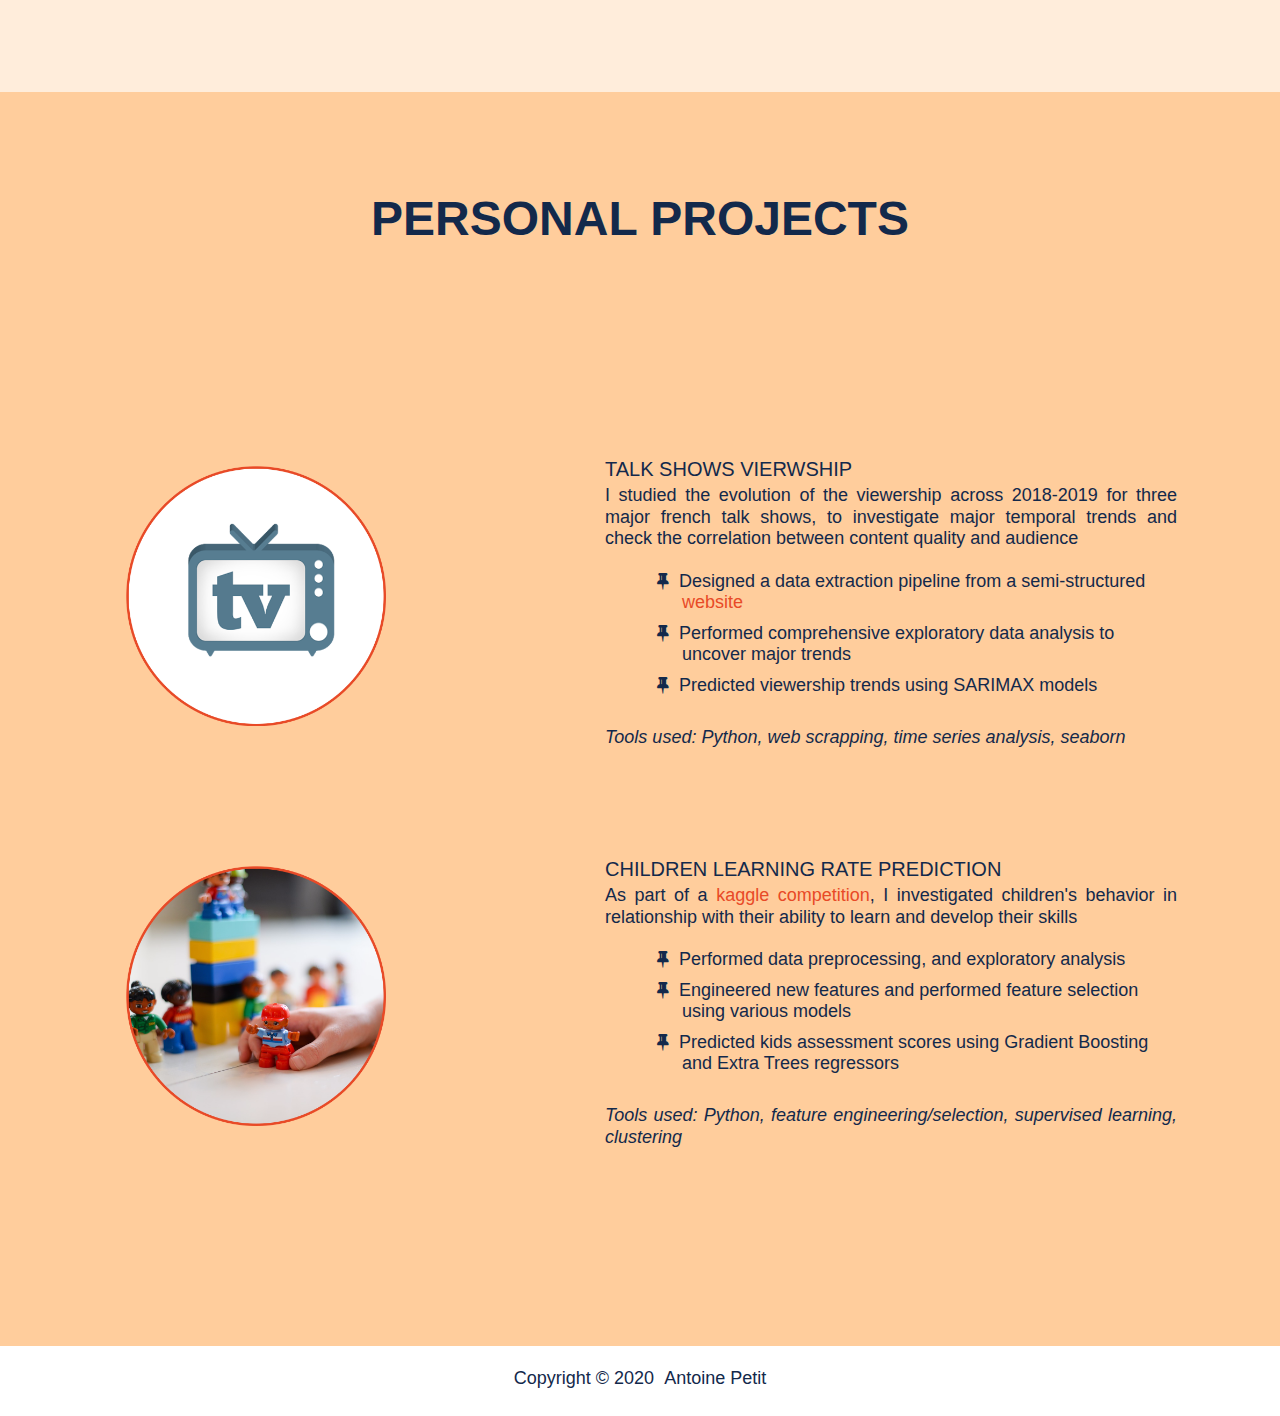
<file: work.htm>
<!DOCTYPE html>
<html lang="en-US">
<head>
	<title>Antoine Petit - Portfolio</title>
	<meta charset="utf-8">
	<link rel="stylesheet" href="css/logos.css">	
	<link rel="stylesheet" href="css/GeneralStyle.css">
	<link rel="stylesheet" href="https://cdnjs.cloudflare.com/ajax/libs/font-awesome/4.7.0/css/font-awesome.min.css">
	<link rel="stylesheet" href="css/WorkStyle.css">
</head>

<body>

<header>
    <div class="header-container-fixed" id="scroll_intro">
        <div class="header-name">
            <p><a href="index.htm"> Antoine Petit </a></p>
        </div>
        <div id="dropdown-menu" class="header-menu">
            <div class="dropbutton">
                <a href="#scroll_intro"><i class="fa fa-bars" aria-hidden="true"></i></a>
            </div>
            <ul class="header-ul">
                <li class="navbar-fixed"> <a class="no-dropdown" href="index.htm">Home</a> </li>
                <li class="navbar-fixed"> <a class="no-dropdown" href=education.htm>Education</a> </li>
                <li class="navbar-fixed active"> <a class="no-dropdown" href=work.htm>Portfolio</a> </a>
                <!--        <li class="list-in-li"> <a class="with-dropdown" href=work.htm>Portfolio</a> </a>
                <ul class="dropdown">
                <li> <a href="project.html">PROJECT</a> </li>
                <li> <a href="publication.html">PUBLICATION</a> </li>
                </ul> -->
                </li>
                <li class="navbar-fixed"> <a class="no-dropdown" href=publications.htm>Publications</a> </li>
                <li class="navbar-fixed"> <a class="no-dropdown" href=skills.htm>Skills</a> </li>
            </ul>
        </div>
    </div>
</header>

<!-- Main text -->
<main id="container">


	<div class="research-div">
		<div class="research-div-title">
			<p>RESEARCH </p>
		</div>

		<div class="research-row">
			<div class="research-column research-left">
 				<img src="images/bunching.png" alt="Preview non available" height="260"> <!-- https://www.flickr.com/photos/sounderbruce/39760963114 -->
			</div>
			<div class="research-column research-right">
				<div class="research-topic">
					<p class="research-title">BUS BUNCHING</p>
					<p class="research-collaborators">With <a href="https://yfouyang.cee.illinois.edu/" target="_blank" style="text-decoration: none"> Prof. Ouyang</a> and <a href="https://scholar.google.com/citations?user=lIcCJV4AAAAJ&hl=en" target="_blank" style="text-decoration: none;">Dr. Chao Lei </a></p>
					<p class="research-description"> We investigated an alternative strategy to control over unstable transit systems. The agency deploys a fleet of standby buses to take over service from any early or late buses so as to contain deviations from schedule, and the intention is to impose minimum penalties on the onboard passengers </p>
					<ul class="research-summary-list">
						<li> Designed mathematical model and programmed simulation tools </li>
						<li> Programmed algorithm to solve optimization problem and provide optimal operations decisions </li>
						<li> Yield results within 5% of existing state-of-the-art strategies </li>
						<li> Authored 2 peer-reviewed publications totaling 21 citations and presented at several international conferences </li>
					</ul>
					<p class="research-description"> <i> Tools used: Python, optimization, approximate dynamic programming, matplotlib </i> </p>
				</div>
		  	</div>
		</div>
		<div class="research-row">
			<div class="research-column research-left">
 				<img src="images/network.png" alt="Preview non available" height="260"> 
			</div>
			<div class="research-column research-right">
				<div class="research-topic">
					<p class="research-title">NETWORK DESIGN</p>
					<p class="research-collaborators">With <a href="https://yfouyang.cee.illinois.edu/" target="_blank" style="text-decoration: none"> Prof. Ouyang </a></p>
					<p class="research-description"> We proposed a systematic method to design various transit systems, possibly featuring a hybrid system layout with a hub-and-spoke network in the periphery and a heterogeneous grid network in the center </p>
					<ul class="research-summary-list">
						<li> Designed heterogeneous flexible-transit networks to provide on-demand service </li> 
						<li> Modeled the system and solved for optimality using customized algorithm </li> 
						<li> Reduced system costs to about 17% as compared to traditional fixed-route systems under low travel demand </li>
					</ul>
					<p class="research-description"> <i> Tools used: MATLAB, optimization </i> </p>
				</div>
		  	</div>
		</div>
	</div>



	<div class="projects-div">
		<div>
			<p class="projects-div-title">CONSULTING PROJECTS </p>
		</div>

		<div class="projects-row">
			<div class="projects-column projects-left">
<!-- 						<img src="images/UIUC.png" alt="Preview non available" height="40">
						<img src="images/IDOT.png" alt="Preview non available" height="40">
						<img src="images/UIUC.png" alt="Preview non available" height="40">
						<img src="images/CSU-Logo.png" alt="Preview non available" height="40">
						<img src="images/cerl.png" alt="Preview non available" height="40"> -->
						<img src="images/overweight.png" alt="Preview non available" height="260"> <!-- https://www.bigrighq.com/what-happens-if-your-truck-is-overweight/ -->
			</div>
			<div class="projects-column projects-right">
				<div class="projects-topic">
					<p class="research-title">DEVELOPMENT OF OVERWEIGHT VEHICLES PERMIT FEES</p>
					<p class="research-collaborators">With <a href="http://idot.illinois.gov" target="_blank" style="text-decoration: none"> Illinois Department of Transportation</a> </p>
					<p class="research-description"> We devised a new data-driven structure for the fee-based permits granted to overweight vehicles traveling in the State of Illinois, to account for their effect on highway infrastructure and traffic </p>
					<ul class="research-summary-list">
						<li> Assessed safety costs via multivariate regression analysis of crash-based models on large crash and traffic datasets </li>
						<li> Developed a multicommodity flow model to estimate missing data </li>
						<li> Provided a fee structure recommendation, as a dynamic table based on vehicle trip mileage, that mitigates the impact of OW trucks on roadway safety </li>
					</ul>
					<p class="research-description"> <i> Tools used: SQL, AMPL, optimization, multivariate calculus, supervised learning </i> </p>
				</div>
		  	</div>
		</div>
		<div class="projects-row">
			<div class="projects-column projects-left">
				<img src="images/ficus.png" alt="Preview non available" height="260">
			</div>
			<div class="projects-column projects-right">
 				<div class="projects-topic">
					<p class="research-title">INTEGRATION OF MULTISCALE URBAN SYSTEMS COMPUTATIONAL MODELS </p>
					<p class="research-collaborators">With <a href="https://www.erdc.usace.army.mil/Locations/CERL.aspx" target="_blank" style="text-decoration: none"> US Army Corps of Engineers </a> and <a href="http://oms.colostate.edu" target="_blank" style="text-decoration: none">Colorado State University</a></p>
					<p class="research-description"> We developed a computational framework to enable the representation and analysis of complex urban systems for a variety of applications, such the army's operational planning tasks </p>
					<ul class="research-summary-list">
						<li> Adapted an existing set of <a href="https://code.google.com/archive/p/transims/" style="text-decoration: none"> simulation-based tools </a> for transportation system analyses to fit the project's potential applications </li>
						<li> Incorporated these tools into a general <a href="https://alm.engr.colostate.edu/cb/project/oms" style="text-decoration: none">computational framework</a> </li>
					</ul>
					<p class="research-description"> <i> Tools used: Java, Python </i> </p>
				</div>
		  	</div>
		</div>
		<div class="projects-row">
			<div class="projects-column projects-left">
				<img src="images/users-behavior.png" alt="Preview non available" height="260">
			</div>
			<div class="projects-column projects-right">
				<div class="projects-topic">
					<p class="research-title">HQ TRIVIA USER BEHAVIOR </p>
					<p class="research-collaborators">With <a href="https://insightfellows.com/data-science" target="_blank" style="text-decoration: none"> Insight Data Science </a> and <a href="https://en.wikipedia.org/wiki/HQ_(game)#HQX" target="_blank" style="text-decoration: none">Intermedia Labs </a></p>
					<p class="research-description"> We collaborated with a consumer video tech company to understand what drives its users to make in-game purchases, and potentially increase the RPU </p>
					<ul class="research-summary-list">
						<li> Developed the inference pipeline to ingest and clean over 10GB of raw data in BigQuery using SQL </li>
						<li> Increased in-app purchases potentially by 6% using feature selection and prediction models to adjust game flow </li>
						<li> Presented recommendations to company executive team who decided to implement the proposed game flow strategy </li>
					</ul>
					<p class="research-description"> <i> Tools used: SQL, BigQuery, Python, feature engineering/selection, supervised learning, Dash </i> </p>
				</div>
		  	</div>
		</div>
	</div>	



	<div class="perso-div">
		<div class="perso-div-title">
			<p>PERSONAL PROJECTS </p>
		</div>

		<div class="perso-row">
			<div class="perso-column perso-left">
 				<img src="images/tvshow.png" alt="Preview non available" height="260"> <!-- https://www.flickr.com/photos/sounderbruce/39760963114 -->
			</div>
			<div class="perso-column perso-right">
				<div class="perso-topic">
					<p class="research-title">TALK SHOWS VIERWSHIP</p>
					<p class="research-description"> I studied the evolution of the viewership across 2018-2019 for three major french talk shows, to investigate major temporal trends and check the correlation between content quality and audience </p>
					<ul class="research-summary-list">
						<li> Designed a data extraction pipeline from a semi-structured <a href="http://www.leblogtvnews.com/2017/09/les-audiences-chaque-jour-de-tpmp-quotidien-et-c-a-vous.html" target="_blank" style="text-decoration:none;">website</a></li>
						<li> Performed comprehensive exploratory data analysis to uncover major trends </li>
						<li> Predicted viewership trends using SARIMAX models </li>
					</ul>
					<p class="research-description"> <i> Tools used: Python, web scrapping, time series analysis, seaborn </i> </p>
				</div>
		  	</div>
		</div>
		<div class="perso-row">
			<div class="perso-column perso-left">
 				<img src="images/toys.png" alt="Preview non available" height="260"> 
			</div>
			<div class="perso-column perso-right">
				<div class="perso-topic">
					<p class="research-title">CHILDREN LEARNING RATE PREDICTION</p>
					<p class="research-description"> As part of a <a href="https://www.kaggle.com/c/data-science-bowl-2019" target="_blank" style="text-decoration:none;"> kaggle competition</a>, I investigated children's behavior in relationship with their ability to learn and develop their skills </p>
					<ul class="research-summary-list">
						<li> Performed data preprocessing, and exploratory analysis </li>
						<li> Engineered new features and performed feature selection using various models </li>
						<li> Predicted kids assessment scores using Gradient Boosting and Extra Trees regressors </li>
					</ul>
					<p class="research-description"> <i> Tools used: Python, feature engineering/selection, supervised learning, clustering </i> </p>
				</div>
		  	</div>
		</div>
	</div>

</main>


<!-- Section footer -->
<footer id="section-footer">
  <div class="copyright">
    <div class="copyright-column">
      <p> Copyright&nbsp;©&nbsp;2020 &nbsp<a class="homepage" href="index.htm">Antoine Petit</a></p>
    </div>
  </div>
</footer>

</body>
</html>
</file>
<file: css/GeneralStyle.css>
/*                            */
/* Color code                 */
/*                            */
/* text: #13294B              */
/* link/selection: #E84A27    */
/* hover: #e2a432             */


/*                */
/* body section   */
/*                */
#container {
/* width: 1440px;
*/ margin-left: auto;
 margin-right: auto;
/* background-color: #ffeddb;
*/ min-width: 1250px;
}

body {
  font-family: Verdana, Helvetica, sans-serif;
  color: #13294B;
  padding-top:80px;
  background-color: #ffeddb;
  font-size: 18px;
  margin: 0;
  height: 100%;
}

p{
  padding-left: 10px;
}

header
{
  z-index: 3;
}
p
{
  display: block;
  margin: 0;
  padding: 3px;
  line-height: 100%;
}


.parallax {
  /* The image used */
  background-image: url('../images/uiuccampus.jpg');
  /* Full height */
  height: 100vh;  
  background-attachment: fixed;
  background-position: center;
  background-repeat: no-repeat;
  background-size: cover; */
}

.presentation-top {
  height: : 500px;
  line-height: 500px;
  text-align: center;
  background-color: #ffeddb ;
}

.presentation-container
{
  background-color: #ffcd9c;
}

/* Create two unequal columns that floats next to each other */
.about-me-title{
  margin-top: 50px;
  margin-left: 50px;
  line-height: 350px;
  font-size: 36px;
  text-align: center;

}

.about-me-column {
    box-sizing: border-box;
    float: left;
    padding: 10px;
    height: 420px; /* Should be removed. Only for demonstration */
}

.about-me-left {
  width: 45%;
}

.about-me-right {
  width: 55%;
  margin-top: 70px;

}

.about-me-right ul {
  list-style:none;
}

/* Clear floats after the columns */
.about-me-row:after {
    content: "";
    display: table;
    clear: both;
}

.about-me-content {
  padding-top: 20px;
  padding-bottom: 10px;
  padding-right: 120px;
  text-align: justify;
}

.about-me-content p {
  line-height: 150%;
}

/* Create two unequal columns that floats next to each other */
.experience-title{
  margin-top: 70px;
  margin-left: 90px;
  font-size: 28px;
}

.experience-column {
    box-sizing: border-box;
    float: left;
    padding: 10px;
    height: 1050px; /* Should be removed. Only for demonstration */
}

.experience-left {
  background-color:#ffcd9c;
  width: 30%;
}

.experience-right {
  background-color:#ffeddb;
  width: 70%;
  padding-top: 10px;
}

.experience-right ul {
  list-style:none;
}

.experience-right img {
  float: left;
  padding-top: 85px;
  padding-left: 50px;
}

/* Clear floats after the columns */
.experience-row:after {
    content: "";
    display: table;
    clear: both;
}

.experience-content {
  padding-left: 370px;
}

.presentation-medias {
  padding: 10px;
}


a.homepage:link {
  background-color: transparent;
}

a.homepage:visited {
  background-color: transparent;
}

a.homepage:hover {
  color: #e2a432;
  background-color: transparent;
}

a.homepage:active {
  background-color: transparent;
}






/*                */
/* header section */
/*                */
.header-container-fixed
{
  background-color: white;
  /*opacity: 0.5;*/
  position: fixed; /* fix the bar in the top */
  z-index: 99; /* always in the front */
  width: 100%;
  top: 0px; /* the gap to the page top */
  height: 80px;
}
.header-name
{
  display: inline-block;
  float: left;
  width: 40%;
  text-align: center;
}
.header-name > p a
{
  display: inline-block;
  font-size: 30px;
  font-family: Verdana, Helvetica, sans-serif;
  color: #13294B;
  text-decoration: none;
  padding-top: 28px;
  padding-bottom: 29px;
}
.dropbutton
{
    display: none;
}
.header-menu
{
  float: center;
  background-color: white;
  text-align: center; /* make the menu located in the center */
}
ul.header-ul
{
  display: inline-block;
  list-style-type: none;
  text-align: center;
  margin: 18px 0 17px 0;
  padding-left: 0;
}
ul.header-ul > li
{
  position: relative; /* affect the dropdown menu */
  display: inline-block;
  color: #13294B;
}
ul.header-ul > li a
{
  text-align: center;
  text-transform: uppercase;
  text-decoration: none;
  display: block;
  color: #13294B;
  font-family: Verdana, Helvetica, sans-serif;
  font-size: 16px;
}
ul.header-ul > li a:hover
{
  color: #e2a432;
  transition: color linear 0.2s;
}
ul.header-ul > li.active a.no-dropdown
{
  color: #E84A27;
}
ul.header-ul > li.active a.with-dropdown
{
  color: #E84A27;
}
ul.header-ul > li.active a:hover
{
  color: #e2a432;
  transition: color linear 0.2s;
}
ul.dropdown > li.active a
{
  color: #E84A27;
}
ul.dropdown > li.active a:hover
{
  color: #e2a432;
  transition: color linear 0.2s;
}
ul.header-ul > li a.no-dropdown
{
  padding: 15px 20px;
  transition: color linear 0.2s, background-color linear 0.2s;
}
ul.header-ul > li a.with-dropdown
{
  padding: 15px 20px;
  transition: color linear 0.2s, background-color linear 0.2s;
}
/* Dropdown Menu */
li.list-in-li > ul.dropdown
{
  visibility: hidden;
  text-align: center;
  line-height: 0px;
  padding: 0px 0px 0px 0px;
  width: 100%;
  color: #ffffff;
  position: absolute;
  opacity: 0;
    z-index: 99;
  transition: all 0.3s ease 0.1s;
}
li.list-in-li:hover > ul.dropdown
{
  visibility: visible;
  background-color: white;
  color: #5580a8;
  line-height: 15px;
  opacity: 1.0;
}
ul.dropdown > li
{
  padding: 10px 6px;
  display: block;
  font-family: Verdana, Helvetica, sans-serif;
  font-size: 12px;
  transition: background-color linear 0.1s;
}
ul.dropdown > li:hover
{
  color: #85bfc9;
}





/*                */
/* footer section */
/*                */
#section-footer
{ 
  background-color: #ffffff;
  text-align: center;
  min-width: 1250px;
/*  width: 1440px;
*/}
.copyright
{
  display: block;
  background-color: rgba(55, 125, 189, 0.6);
  text-align: center;
}
.copyright-column
{
  /*display: inline-block;*/
  width: 100%;
  background-color: white;
  height: 30px;
  float: left;
  padding: 20px 0 20px;
}
.copyright-column p
{
  font-family: Verdana, Helvetica, sans-serif;
  font-size: 18px;
  font-weight: 400;
  color: #13294B;
}
.copyright-column a
{
  color: #13294B;
  text-decoration: none;
}
.copyright-column a:hover
{
  color: #e2a432;
  text-decoration: none;
}



/*                   */
/* slidewhow section */
/*                   */

.fdp {box-sizing: border-box;}
.fdp body {font-family: Verdana, sans-serif;}
.mySlides {display: none;}
.fdp img {
  vertical-align: middle;
  margin-left: auto;
  margin-right: auto;
  }

/* Slideshow container */
.slideshow-container {
  max-width: 700px;
  position: relative;
  margin: auto;
}

/* Caption text */
.text {
  color: #13294B;
  font-size: 15px;
  padding: 8px 12px;
  position: absolute;
  bottom: 8px;
  width: 100%;
  text-align: center;
}

/* Number text (1/3 etc) */
.numbertext {
  color: #f2f2f2;
  font-size: 12px;
  padding: 8px 12px;
  position: absolute;
  top: 0;
}

/* The dots/bullets/indicators */
.dot {
  height: 15px;
  width: 15px;
  margin: 0 2px;
  background-color: #bbb;
  border-radius: 50%;
  display: inline-block;
  transition: background-color 0.6s ease;
}

span.dot:hover{
  cursor: pointer;
}

.dot-active {
  background-color: #717171;
}

/* Fading animation */
.fade {
  -webkit-animation-name: fade;
  -webkit-animation-duration: 1.5s;
  animation-name: fade;
  animation-duration: 1.5s;
}

@-webkit-keyframes fade {
  from {opacity: .4} 
  to {opacity: 1}
}

@keyframes fade {
  from {opacity: .4} 
  to {opacity: 1}
}

/* On smaller screens, decrease text size */
@media only screen and (max-width: 300px) {
  .text {font-size: 11px}
}
</file>
<file: css/logos.css>
/*body {
  margin: 0;
  font-family: Arial, Helvetica, sans-serif;
  padding-top:80px;

}*/
.fa {
  padding: 10px;
  font-size: 20px;
  width: 20px;
  text-align: center;
  text-decoration: none;
  margin: 5px 2px;
  border-radius: 50%;
}

.fa:hover {
    opacity: 0.7;
}

.fa-google-scholar {
  position: relative;
  top:13px
}

.fa-google-scholar:hover {
    opacity: 0.7;
}

.fa-facebook {
  background: #3B5998;
  color: white;
}

.fa-twitter {
  background: #55ACEE;
  color: white;
}

.fa-google {
  background: #dd4b39;
  color: white;
}

.fa-linkedin {
  background: #007bb5;
  color: white;
}

.fa-youtube {
  background: #bb0000;
  color: white;
}

.fa-instagram {
  background: #125688;
  color: white;
}

.fa-pinterest {
  background: #cb2027;
  color: white;
}

.fa-snapchat-ghost {
  background: #fffc00;
  color: white;
  text-shadow: -1px 0 black, 0 1px black, 1px 0 black, 0 -1px black;
}

.fa-skype {
  background: #00aff0;
  color: white;
}

.fa-android {
  background: #a4c639;
  color: white;
}

.fa-dribbble {
  background: #ea4c89;
  color: white;
}

.fa-vimeo {
  background: #45bbff;
  color: white;
}

.fa-tumblr {
  background: #2c4762;
  color: white;
}

.fa-vine {
  background: #00b489;
  color: white;
}

.fa-foursquare {
  background: #45bbff;
  color: white;
}

.fa-stumbleupon {
  background: #eb4924;
  color: white;
}

.fa-flickr {
  background: #f40083;
  color: white;
}

.fa-yahoo {
  background: #430297;
  color: white;
}

.fa-soundcloud {
  background: #ff5500;
  color: white;
}

.fa-reddit {
  background: #ff5700;
  color: white;
}

.fa-rss {
  background: #ff6600;
  color: white;
}

.fa-github {
  background: #211f1f;
  color: white;
}

.fa-envelope-o {
  background: #dd4b39;
  color: white;
}

.fa-envelope {
  background: #dd4b39;
  color: white;
}
</file>
<file: css/EducationStyle.css>
/*body {
  margin: 0;
  font-family: Arial, Helvetica, sans-serif;
  padding-top:80px;

}*/

p{
  padding-left: 30px;
}

header
{
  z-index: 3;
}
p
{
  display: block;
  margin: 0;
  padding: 3px;
  line-height: 100%;
/*  margin-right: 70px;
  margin-left: 50px;*/
}

img {
  display: block;
  margin: auto;
}

.education-1-column {
    box-sizing: border-box;
    float: left;
    padding: 10px;
    height: 1100px; /* Should be removed. Only for demonstration */
}

.education-container
{
  background-color: transparent;
  margin-left: 60px;
  padding: -50px;
  margin-right: 150px;
}

.education-container ul
{
  margin-right: 80px;
  padding-left: 130px; 
  list-style:none;
}

.education-content {
  padding-left: 300px;
  padding-right: 120px;
  padding-top: 10px;
}

.education-course {
  font-weight: 100;
  margin-top: 0px;
  margin-bottom: 50px;
}

.education-coursework {
  font-size: 15px;
  padding-top: 10px;
  padding-left: 30px;
}

.education-coursework-list {
/*  width: 100%;
*/  font-size: 15px;
  color: #13294B;
  line-height: 150%;
  margin-bottom: 30px;
}

.education-coursework-list li { 
  margin-bottom: 10px;
  padding-left: 20px;
}

.education-coursework-list li:before {    
    font-family: 'FontAwesome';
    content: '\f02e';
    margin:0 5px 0 -25px;
}

.education-degree {
  font-weight: bold;
}

/* Create two unequal columns that floats next to each other */
.education-div-title{
  margin-top: 50px;
  margin-left: 90px;
  font-size: 28px;
}

.education-left {
  background-color:#ffcd9c;
  width: 30%;
}

.education-research-list {
/*  width: 100%;
*/  font-size: 15px;
  color: #13294B;
  line-height: 150%;
  margin-bottom: 30px;
}

.education-research-list li { 
  margin-bottom: 10px;
}

.education-research-list li:before {    
    font-family: 'FontAwesome';
    content: '\f02e';
    margin:0 5px 0 -25px;
}

.education-right {
  background-color:#ffeddb;
  width: 70%;
}

.education-right ul {
  list-style:none;
}

.education-right img {
  float: left;
  padding-top: 70px;
  padding-left: 50px;
}

/* Clear floats after the columns */
.education-row:after {
    content: "";
    display: table;
    clear: both;
}

/* Create two unequal columns that floats next to each other */
.education-title{
  margin-top: 50px;
  margin-left: 0px;
  margin-bottom: 10px;
  font-size: 22px;
}

.education-title a:link {
  color: #13294B;
  background-color: transparent;
  text-decoration: none;
}

.education-title a:visited {
  color: #13294B;
  background-color: transparent;
  text-decoration: none;
}

.education-title a:hover {
  color: #e2a432;
  background-color: transparent;
  text-decoration: none;
}

.education-title a:active {
  color: #13294B;
  background-color: transparent;
  text-decoration: none;
}

.experience-column {
    box-sizing: border-box;
    float: left;
    padding: 10px;
    height: 1020px; /* Should be removed. Only for demonstration */
}

.presentation-degree-concentration {
  padding-left: 3px;
}
</file>
<file: css/SkillsStyle.css>
p{
  padding-left: 30px;
}

header
{
  z-index: 3;
}
p
{
  display: block;
  margin: 0;
  padding: 3px;
  line-height: 100%;
}

.skills-column {
    box-sizing: border-box;
    float: left;
    padding: 10px;
    height: 1000px; /* Should be removed. Only for demonstration */
}

.skills-column-1 {
    box-sizing: border-box;
    float: left;
    padding: 10px;
    height: 280px; /* Should be removed. Only for demonstration */
}

.skills-column-2 {
    box-sizing: border-box;
    float: left;
    padding: 10px;
    height: 300px; /* Should be removed. Only for demonstration */
}

.skills-div-1 {
    background-color: #ffeddb;
    padding-top: 40px;
}

.skills-div-2 {
    background-color: #ffeddb;
    padding-bottom: 30px;
}

.skills-div-3 {
    background-color: #ffeddb;
    padding-top: 80px;
    padding-bottom: 120px;
    text-align: center;
}

.skills-div-title{
  padding-top: 100px;
  padding-bottom: 100px;
  font-size: 48px;
  font-weight: bold;
  text-align: center;
}

.skills-icon {
  font-size: 40px;
  padding-bottom: 30px;
  color: #ffcd9c;
}

.skills-learning {
  padding-top: 20px;
}

.skills-left {
  background-color:#ffcd9c;
  width: 30%;
}

.skills-left-1 {
  width: 50%;
  padding-top: 30px;
  padding-left: 100px;
  text-align: center;
/*  background-color: red;
*/}

.skills-list {
  padding-left: 20px;
  padding-right: 20px;
  line-height: 150%;
}

.skills-right {
  background-color:#ffeddb;
  width: 70%;
  padding-top: 10px;
  padding-right: 100px;
}

.skills-right-1 {
  width: 50%;
  padding-top: 30px;
  padding-right: 100px;
  text-align: center;
/*  background-color: gray;
*/}

.skills-right-1 ul {
  list-style:none;
}

/* Clear floats after the columns */
.skills-row:after {
    content: "";
    display: table;
    clear: both;
}

/* Clear floats after the columns */
.skills-row-1:after {
    content: "";
    display: table;
    clear: both;
}

.skills-topic
{
  font-size: 24px; 
  padding-bottom: 30px;
}


/*.skills-topic ul
{
  padding-left: 120px; 
  list-style:none;
  background-color: LightGray;
}

.skills-topic-title-list
{
  width: 80%;
  font-size: 15px;
  color: #13294B;
  line-height: 150%;
}

.skills-topic-title-list li { 
  margin-bottom: 10px;
}

.skills-topic-title-list li:before {    
    font-family: 'FontAwesome';
    content: '\f121';
    margin:0 5px 0 -25px;
}

.skills-topic-title-list-2 li:before {    
    font-family: 'FontAwesome';
    content: '\f1c0';
    margin:0 5px 0 -25px;
}

.skills-topic-title-list-3 li:before {    
    font-family: 'FontAwesome';
    content: '\f080';
    margin:0 5px 0 -25px;
}

.skills-topic-title-list-4 li:before {    
    font-family: 'FontAwesome';
    content: '\f085';
    margin:0 5px 0 -25px;
}

.skill-name
{
  font-weight: 100;
  margin-top: 0px;
  margin-bottom: 50px;
}*/
</file>
<file: css/PublicationsStyle.css>
/* Note: Padding creates extra space within an element, 
while margin creates extra space around an element!
*/
p{
  padding-left: 30px;
}

header {
  z-index: 3;
}

p {
  display: block;
  margin: 0;
  padding: 3px;
/*  line-height: 150%;
  margin-right: 100px;*/
}



a.publication-link:link {
  font-size: 12px;
  color: #E84A27;
  background-color: transparent;
}

a.publication-link:visited {
  font-size: 12px;
  color: #E84A27;
  background-color: transparent;
}

a.publication-link:hover {
  font-size: 12px;
  color: #e2a432;
  background-color: transparent;
}

a.publication-link:active {
  font-size: 12px;
  color: #E84A27;
  background-color: transparent;
}

.publication-container{
  font-weight: 100;
  margin-top: -25px;  /* Vertical margin between marker and text in aricle list */
  margin-bottom: 20px;  /* Vertical margin after each list item */
  line-height: 150%;
}





/* Create two unequal columns that floats next to each other */
.journal-title{
  margin-top: 50px;
  margin-left: 90px;
  font-size: 28px;
}

.journal-column {
    box-sizing: border-box;
    float: left;
    padding: 10px;
    height: 475px; /* Should be removed. Only for demonstration */
}

.journal-left {
  background-color:#ffcd9c;
  width: 30%;
}

.journal-right {
  background-color:#ffeddb;
  width: 70%;
}

.journal-right p {
  padding-bottom: 10px;
}

.journal-right ul {
  list-style:none;
}

/* Clear floats after the columns */
.journal-row:after {
    content: "";
    display: table;
    clear: both;
}

.journal-content-list{
  display: inline-block;
  width: 90%;
  height: 250px;
  padding: 50px 0px 0px 10%;
  background-color: transparent;
}

.journal-content-list li { 
  margin-bottom: 20px;
  margin-top: 0px;
  padding-right: 40px;
}

.journal-content-list li:before {    
    font-family: 'FontAwesome';
    content: '\f0F6';
    margin:0 5px 0 -25px;
}





/* Create two unequal columns that floats next to each other */
.manuscript-title{
  margin-top: 50px;
  margin-left: 90px;
  font-size: 28px;
}

.manuscript-column {
    box-sizing: border-box;
    float: left;
    padding: 10px;
    height: 455px; /* Should be removed. Only for demonstration */
}

.manuscript-left {
  background-color:#ffcd9c;
  width: 30%;
}

.manuscript-right {
  background-color:#ffeddb;
  width: 70%;
}

.manuscript-right p {
  padding-bottom: 10px;
}

.manuscript-right ul {
  list-style:none;
}

/* Clear floats after the columns */
.manuscript-row:after {
    content: "";
    display: table;
    clear: both;
}

.manuscript-content-list{
  display: inline-block;
  width: 90%;
  height: 250px;
  padding: 50px 0px 0px 10%;
  background-color: transparent;
}

.manuscript-content-list li { 
  margin-bottom: 20px;
  margin-top: 0px;
  padding-right: 40px;
}

.manuscript-content-list li:before {    
    font-family: 'FontAwesome';
    content: '\f0F6';
    margin:0 5px 0 -25px;
}





/* Create two unequal columns that floats next to each other */
.proceedings-title{
  margin-top: 50px;
  margin-left: 90px;
  font-size: 28px;
}

.proceedings-column {
    box-sizing: border-box;
    float: left;
    padding: 10px;
    height: 550px; /* Should be removed. Only for demonstration */
}

.proceedings-left {
  background-color:#ffcd9c;
  width: 30%;
}

.proceedings-right {
  background-color:#ffeddb;
  width: 70%;
}

.proceedings-right p {
  padding-bottom: 10px;
}

.proceedings-right ul {
  list-style: none;
}

/* Clear floats after the columns */
.proceedings-row:after {
    content: "";
    display: table;
    clear: both;
}

.proceedings-content-list{
  display: inline-block;
  width: 90%;
  height: 250px;
  padding: 50px 0px 0px 10%;
  background-color: transparent;
}

.proceedings-content-list li { 
  margin-bottom: 20px;
  margin-top: 2px;
  padding-right: 40px;
}

.proceedings-content-list li:before {    
    font-family: 'FontAwesome';
    content: '\f0F6';
    margin: 0px 5px 10px -25px;
}
</file>
<file: css/WorkStyle.css>
/*body {
  margin: 0;
  font-family: Arial, Helvetica, sans-serif;
  padding-top:80px;

}*/

p{
  padding-left: 30px;
}

header
{
  z-index: 3;
}
p
{
  display: block;
  margin: 0;
  padding: 3px;
  line-height: 100%;
}

.research-div img {
  display: block;
  margin: auto;
  margin: 130px auto 0px auto; 
}

.projects-div img {
  display: block;
  margin: auto;
  margin: 130px auto 40px auto; 
  padding-bottom: 80px;
}

.perso-div img {
  display: block;
  margin: auto;
  margin: 120px auto 80px auto; 
}





/* Create two unequal columns that floats next to each other */
.research-div {
    background-color: #ffcd9c;
    padding-bottom: 200px;
}

.research-div-title{
  padding-top: 100px;
  padding-bottom: 100px;
  font-size: 48px;
  font-weight: bold;
  text-align: center;
}

.research-column {
    box-sizing: border-box;
    float: left;
    padding: 10px;
    height: 480px; /* Should be removed. Only for demonstration */
}

.research-left {
  padding-top: 0px;
  width: 40%;
/*  background-color: red;
*/}

.research-right {
  width: 60%;
  padding-top: 50px;
  padding-left: 50px;
/*  background-color: gray;
*/}

.research-right ul {
  list-style:none;
}

/* Clear floats after the columns */
.research-row:after {
    content: "";
    display: table;
    clear: both;
}

.research-summary-list li {
  padding-bottom: 10px;
}

.research-summary-list li:before {    
    font-family: 'FontAwesome';
    content: '\f08d';
    margin:0 5px 0 -25px;
}

.research-topic {
  padding-top: 70px;
  padding-left: 40px;
  padding-right: 90px;
  padding-bottom: 60px;
}

.research-topic ul {
  padding-left: 80px;
}

.research-title {
  font-size: 20px;
}

.research-collaborators {
  padding-bottom: 10px;  
}
.research-topic a:link {
  color:#E84A27;
  background-color: transparent;
}

.research-topic a:visited {
  color:#E84A27;
  background-color: transparent;
}

.research-topic a:hover {
  color: #e2a432;
  background-color: transparent;
}

.research-description {
  line-height: 120%;
  text-align: justify;
}



/* Create two unequal columns that floats next to each other */
.projects-div {
  background-color:#ffeddb;
  padding-bottom: 200px;
}

.projects-div-title{
  padding-top: 100px;
  padding-bottom: 100px;
  font-size: 48px;
  font-weight: bold;
  text-align: center;
}

.projects-column {
    box-sizing: border-box;
    float: left;
    padding: 10px;
    height: 450px; /* Should be removed. Only for demonstration */
}

.projects-left {
  padding-top: 0px;
  width: 40%;
}

.projects-right {
  width: 60%;
  padding-top: 50px;
  padding-left: 50px;
}

.projects-right ul {
  list-style:none;
}

/* Clear floats after the columns */
.projects-row:after {
    content: "";
    display: table;
    clear: both;
}

.projects-summary-list li:before {    
    font-family: 'FontAwesome';
    content: '\f08d';
    margin:0 5px 0 -25px;
}

.projects-topic {
  padding-top: 80px;
  padding-left: 40px;
  padding-right: 90px;
  padding-bottom: 60px;
}

.projects-topic ul {
  padding-left: 80px;
}

.projects-topic a:link {
  color:#E84A27;
  background-color: transparent;
}

.projects-topic a:visited {
  color:#E84A27;
  background-color: transparent;
}

.projects-topic a:hover {
  color: #e2a432;
  background-color: transparent;
}





/* Create two unequal columns that floats next to each other */
.perso-div {
  background-color:#ffcd9c;
  padding-bottom: 200px;
}

.perso-div-title{
  padding-top: 100px;
  padding-bottom: 100px;
  font-size: 48px;
  font-weight: bold;
  text-align: center;
}

.perso-column {
    box-sizing: border-box;
    float: left;
    padding: 10px;
    height: 400px; /* Should be removed. Only for demonstration */
}

.perso-left {
  padding-top: 0px;
  width: 40%;
}

.perso-right {
  width: 60%;
  padding-top: 50px;
  padding-left: 50px;
}

.perso-right ul {
  list-style:none;
}

/* Clear floats after the columns */
.perso-row:after {
    content: "";
    display: table;
    clear: both;
}

.perso-summary-list li:before {    
    font-family: 'FontAwesome';
    content: '\f08d';
    margin:0 5px 0 -25px;
}

.perso-topic {
  padding-top: 60px;
  padding-left: 40px;
  padding-right: 90px;
  padding-bottom: 100px;
}

.perso-topic ul {
  padding-left: 80px;
}

.perso-topic a:link {
  color:#E84A27;
  background-color: transparent;
}

.perso-topic a:visited {
  color:#E84A27;
  background-color: transparent;
}

.perso-topic a:hover {
  color: #e2a432;
  background-color: transparent;
}
</file>
